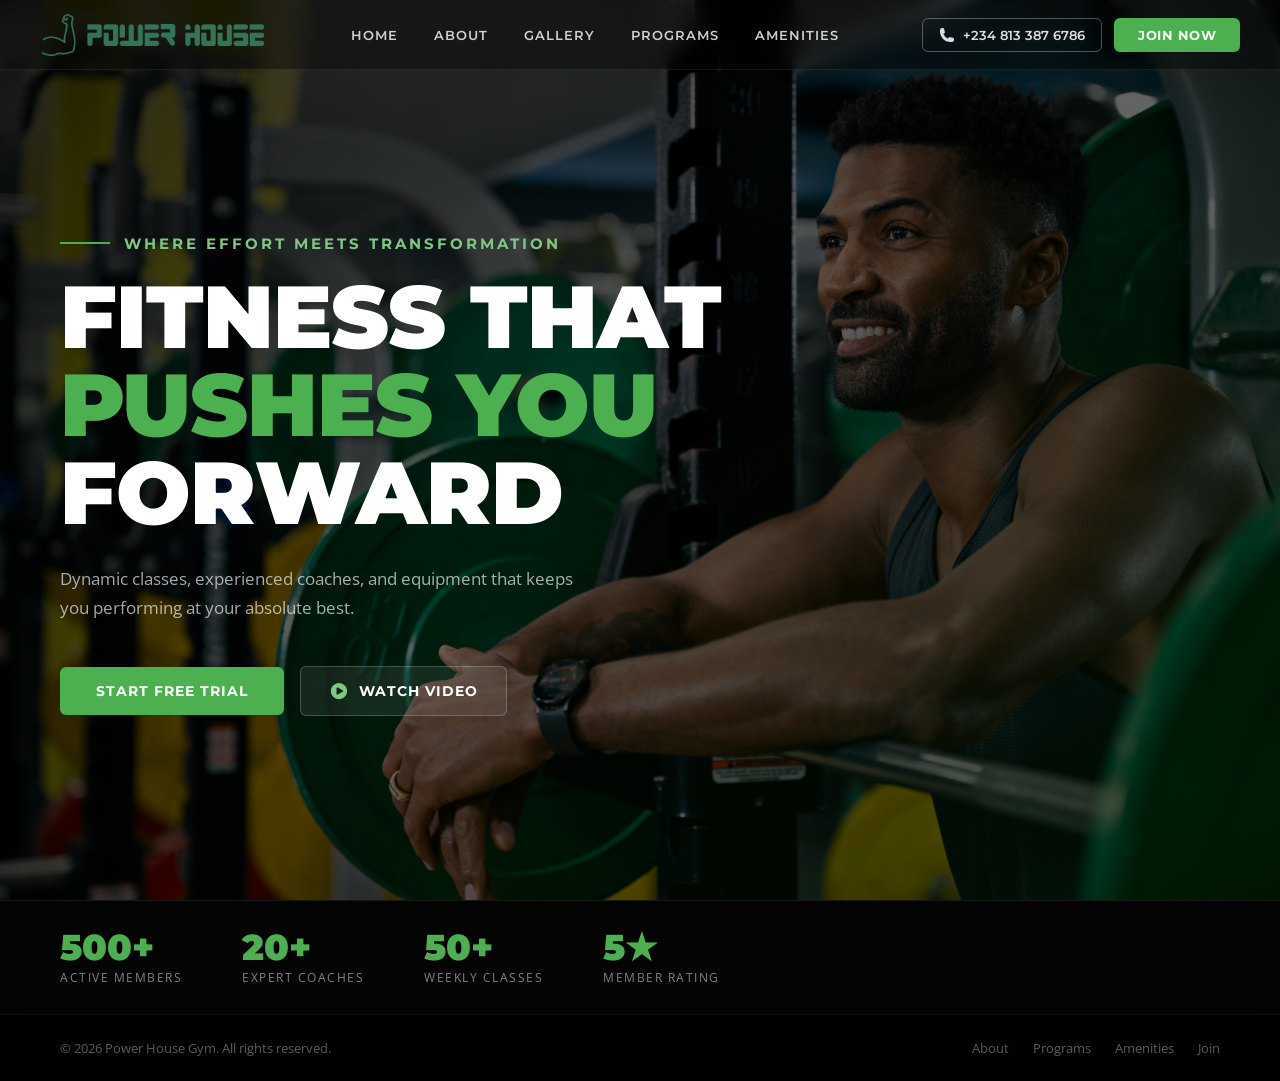
<file: index.html>
<!DOCTYPE html>
<html lang="en">
<head>
    <meta charset="UTF-8">
    <meta name="viewport" content="width=device-width, initial-scale=1.0">
    <title>Power House Gym</title>
    <link rel="preconnect" href="https://fonts.googleapis.com">
    <link rel="preconnect" href="https://fonts.gstatic.com" crossorigin>
    <link href="https://fonts.googleapis.com/css2?family=Montserrat:ital,wght@0,100..900;1,100..900&family=Open+Sans:ital,wght@0,300..800;1,300..800&display=swap" rel="stylesheet">
    <link rel="stylesheet" href="fir.css">
</head>
<body>

    <!-- Fixed background layer -->
    <div class="hero-bg" aria-hidden="true"></div>

    <!-- Header -->
    <header>
        <nav class="nav">
            <div class="logo">
                <img src="logo-dark-transparent.png" alt="Power House Gym">
            </div>

            <div class="links" id="navLinks">
                <a href="index.html">HOME</a>
                <a href="about.html">ABOUT</a>
                <a href="gallery.html">GALLERY</a>
                <a href="Program.html">PROGRAMS</a>
                <a href="Amenities.html">AMENITIES</a>
            </div>

            <div class="Login">
                <button class="tele" aria-label="Call us">
                    <svg class="svg1" xmlns="http://www.w3.org/2000/svg" viewBox="0 0 24 24" fill="currentColor">
                        <path fill-rule="evenodd" d="M1.5 4.5a3 3 0 0 1 3-3h1.372c.86 0 1.61.586 1.819 1.42l1.105 4.423a1.875 1.875 0 0 1-.694 1.955l-1.293.97c-.135.101-.164.249-.126.352a11.285 11.285 0 0 0 6.697 6.697c.103.038.25.009.352-.126l.97-1.293a1.875 1.875 0 0 1 1.955-.694l4.423 1.105c.834.209 1.42.959 1.42 1.82V19.5a3 3 0 0 1-3 3h-2.25C8.552 22.5 1.5 15.448 1.5 6.75V4.5Z" clip-rule="evenodd" />
                    </svg>
                    +234 813 387 6786
                </button>
                <a href="Login.html" class="btn-primary">Join Now</a>

                <!-- Hamburger (mobile only) -->
                <button class="hamburger" id="hamburger" aria-label="Toggle menu" aria-expanded="false">
                    <span></span>
                    <span></span>
                    <span></span>
                </button>
            </div>
        </nav>
    </header>

    <!-- Page wrapper keeps content above bg -->
    <div class="page-wrapper">

        <!-- Hero -->
        <section class="hero">
            <div class="intro">
                <h1>Where effort meets transformation</h1>
                <h2>Fitness that<span>pushes you</span>forward</h2>
                <h3>Dynamic classes, experienced coaches, and equipment that keeps you performing at your absolute best.</h3>
            </div>

            <div class="click">
                <a href="Program.html" class="btn-primary1">Start Free Trial</a>
                <a href="https://youtu.be/oxZETvJ7gRE?si=69vMDGCDpP9QTpr6" class="btn-watch" target="_blank" rel="noopener">
                    <svg class="svg" xmlns="http://www.w3.org/2000/svg" viewBox="0 0 24 24" fill="currentColor">
                        <path fill-rule="evenodd" d="M2.25 12c0-5.385 4.365-9.75 9.75-9.75s9.75 4.365 9.75 9.75-4.365 9.75-9.75 9.75S2.25 17.385 2.25 12Zm14.024-.983a1.125 1.125 0 0 1 0 1.966l-5.603 3.113A1.125 1.125 0 0 1 9 15.113V8.887c0-.857.921-1.4 1.671-.983l5.603 3.113Z" clip-rule="evenodd" />
                    </svg>
                    Watch Video
                </a>
            </div>
        </section>

        <!-- Stats bar -->
        <div class="stats-bar">
            <div class="stat">
                <div class="stat-number">500+</div>
                <div class="stat-label">Active Members</div>
            </div>
            <div class="stat">
                <div class="stat-number">20+</div>
                <div class="stat-label">Expert Coaches</div>
            </div>
            <div class="stat">
                <div class="stat-number">50+</div>
                <div class="stat-label">Weekly Classes</div>
            </div>
            <div class="stat">
                <div class="stat-number">5★</div>
                <div class="stat-label">Member Rating</div>
            </div>
        </div>

        <!-- Footer -->
        <footer>
            <p>&copy; 2026 Power House Gym. All rights reserved.</p>
            <div class="footer-links">
                <a href="about.html">About</a>
                <a href="Program.html">Programs</a>
                <a href="Amenities.html">Amenities</a>
                <a href="Login.html">Join</a>
            </div>
        </footer>

    </div>

    <script>
        const hamburger = document.getElementById('hamburger');
        const navLinks  = document.getElementById('navLinks');

        hamburger.addEventListener('click', function (e) {
            e.stopPropagation();
            const isOpen = navLinks.classList.toggle('open');
            hamburger.classList.toggle('open', isOpen);
            hamburger.setAttribute('aria-expanded', String(isOpen));
        });

        navLinks.querySelectorAll('a').forEach(function (link) {
            link.addEventListener('click', function () {
                navLinks.classList.remove('open');
                hamburger.classList.remove('open');
                hamburger.setAttribute('aria-expanded', 'false');
            });
        });

        document.addEventListener('click', function (e) {
            if (!navLinks.contains(e.target) && !hamburger.contains(e.target)) {
                navLinks.classList.remove('open');
                hamburger.classList.remove('open');
                hamburger.setAttribute('aria-expanded', 'false');
            }
        });
    </script>

</body>
</html>
</file>
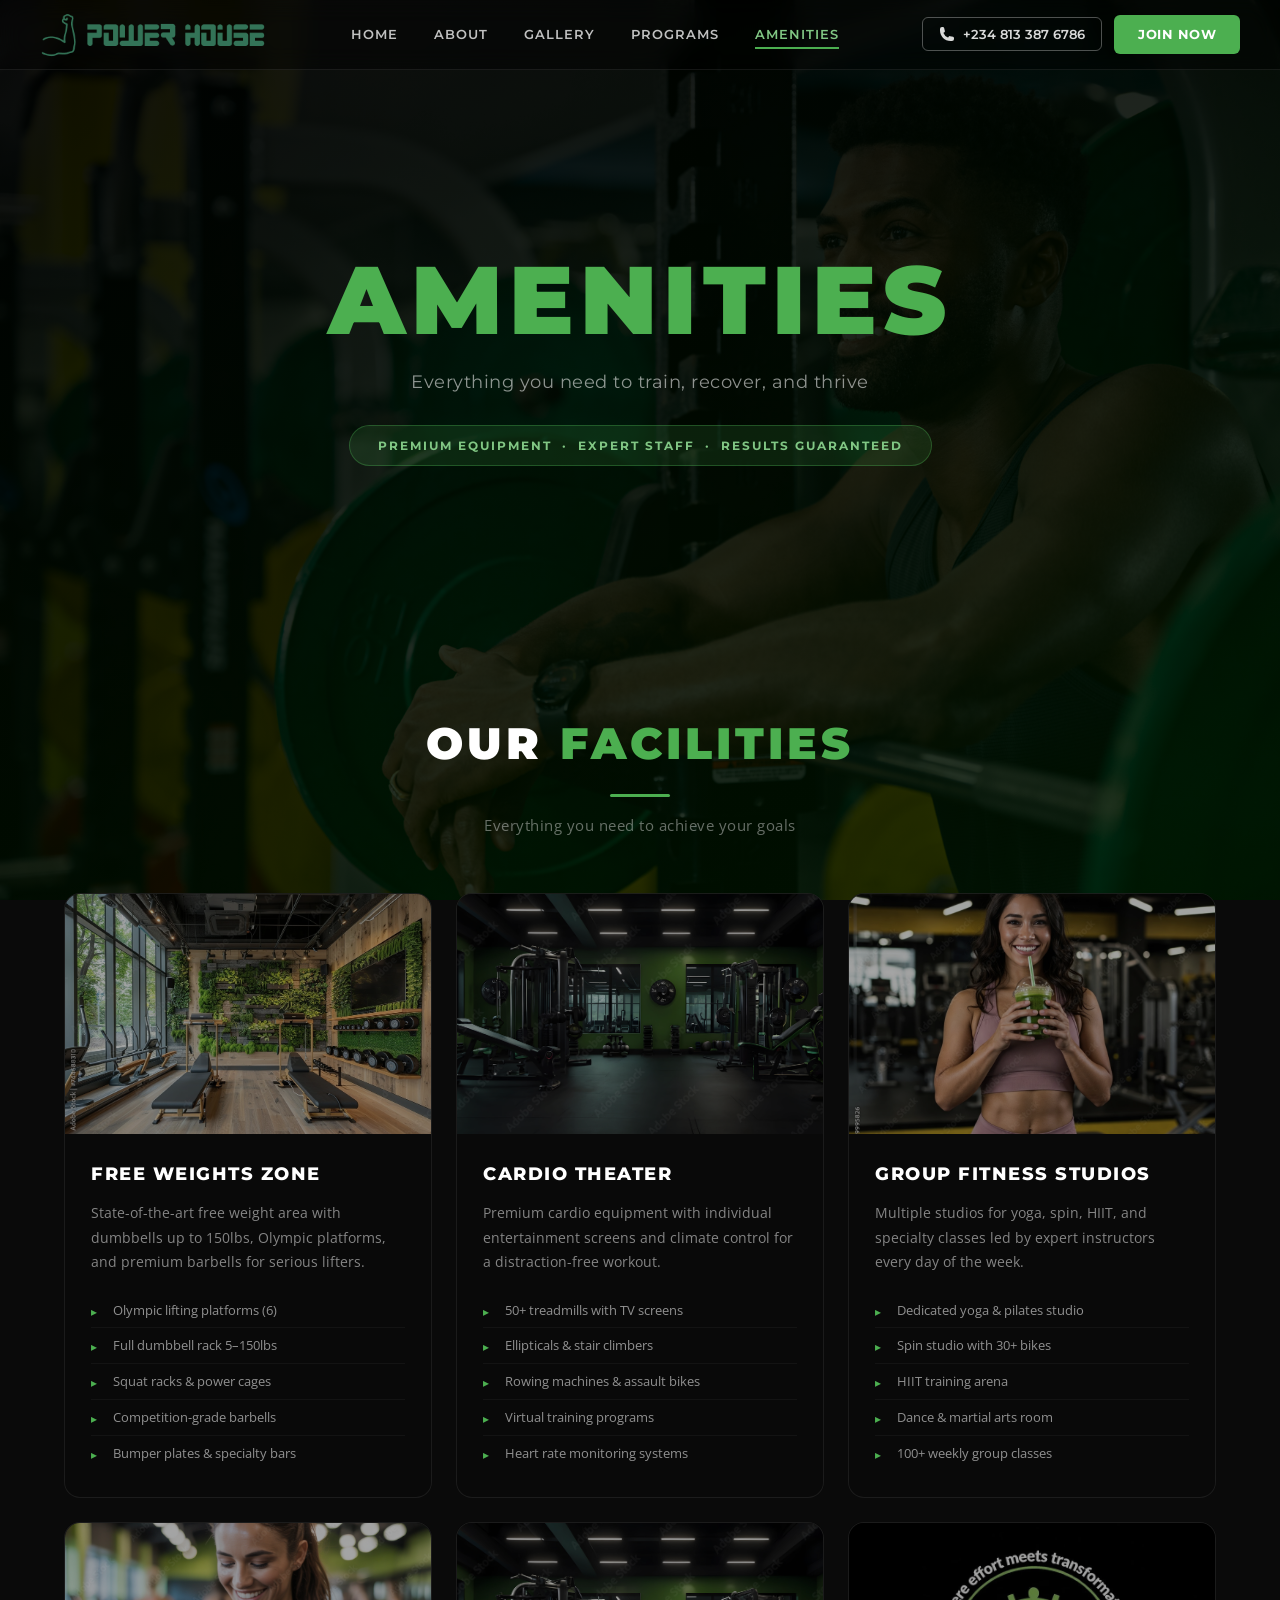
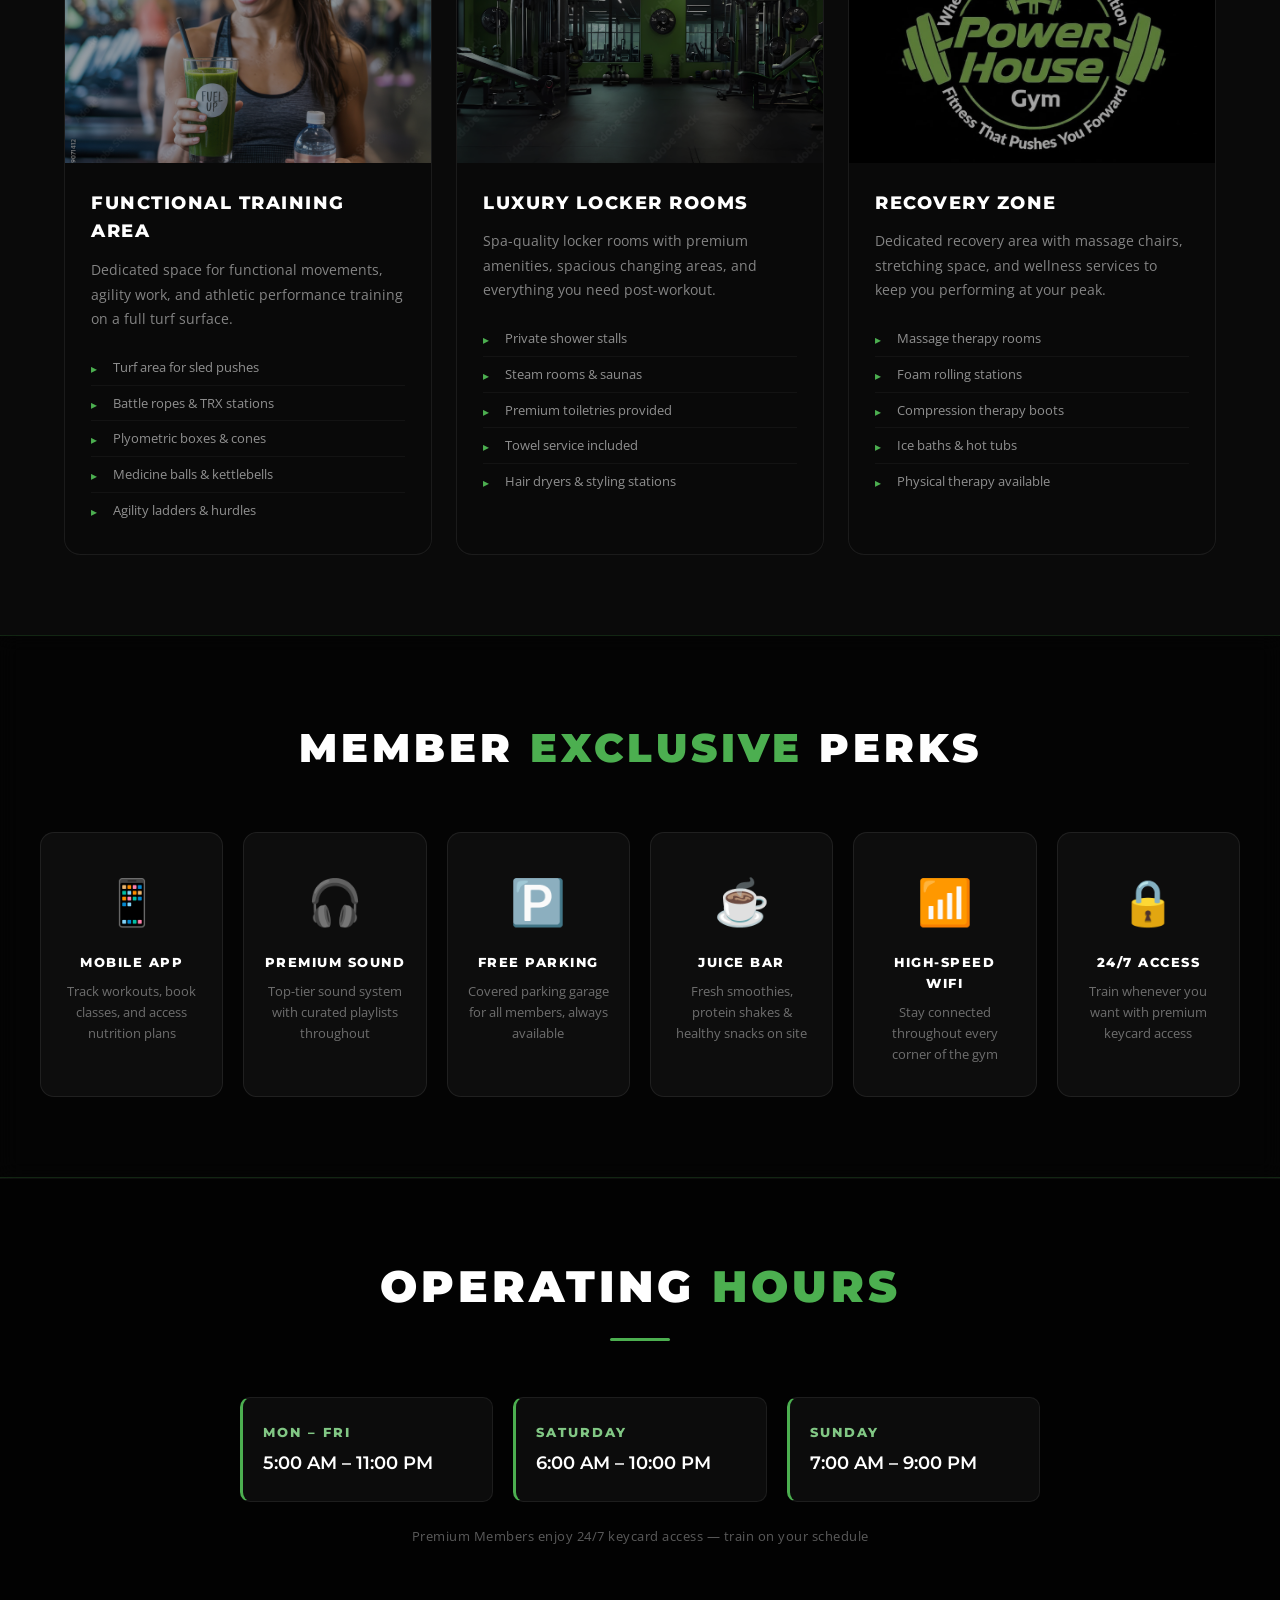
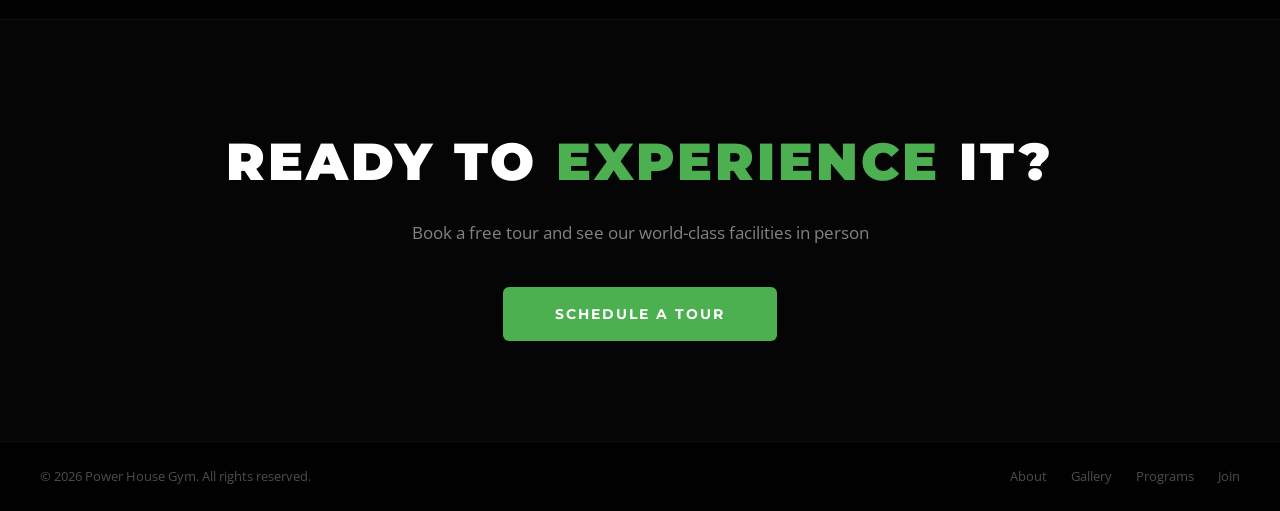
<file: Amenities.html>
<!DOCTYPE html>
<html lang="en">
<head>
    <meta charset="UTF-8">
    <meta name="viewport" content="width=device-width, initial-scale=1.0">
    <title>Amenities - Power House Gym</title>
    <link rel="preconnect" href="https://fonts.googleapis.com">
    <link rel="preconnect" href="https://fonts.gstatic.com" crossorigin>
    <link href="https://fonts.googleapis.com/css2?family=Montserrat:ital,wght@0,100..900;1,100..900&family=Open+Sans:ital,wght@0,300..800;1,300..800&display=swap" rel="stylesheet">
    <link rel="stylesheet" href="Amenities.css">
</head>
<body>

    <!-- Fixed background -->
    <div class="hero-bg" aria-hidden="true"></div>

    <!-- Header / Nav -->
    <header>
        <nav class="nav">
            <div class="logo">
                <img src="logo-dark-transparent.png" alt="Power House Gym">
            </div>
            <div class="links" id="navLinks">
                <a href="index.html">HOME</a>
                <a href="about.html">ABOUT</a>
                <a href="gallery.html">GALLERY</a>
                <a href="Program.html">PROGRAMS</a>
                <a href="Amenities.html" class="active">AMENITIES</a>
            </div>
            <div class="Login">
                <button class="tele" aria-label="Call us">
                    <svg class="svg1" xmlns="http://www.w3.org/2000/svg" viewBox="0 0 24 24" fill="currentColor">
                        <path fill-rule="evenodd" d="M1.5 4.5a3 3 0 0 1 3-3h1.372c.86 0 1.61.586 1.819 1.42l1.105 4.423a1.875 1.875 0 0 1-.694 1.955l-1.293.97c-.135.101-.164.249-.126.352a11.285 11.285 0 0 0 6.697 6.697c.103.038.25.009.352-.126l.97-1.293a1.875 1.875 0 0 1 1.955-.694l4.423 1.105c.834.209 1.42.959 1.42 1.82V19.5a3 3 0 0 1-3 3h-2.25C8.552 22.5 1.5 15.448 1.5 6.75V4.5Z" clip-rule="evenodd" />
                    </svg>
                    +234 813 387 6786
                </button>
                <a href="Login.html" class="nav-join">Join Now</a>
                <button class="hamburger" id="hamburger" aria-label="Toggle menu" aria-expanded="false">
                    <span></span><span></span><span></span>
                </button>
            </div>
        </nav>
    </header>

    <div class="page-wrapper">

        <!-- Hero -->
        <section class="hero">
            <div class="hero-content">
                <h1><span>Amenities</span></h1>
                <p>Everything you need to train, recover, and thrive</p>
                <div class="hero-badge">Premium Equipment &nbsp;·&nbsp; Expert Staff &nbsp;·&nbsp; Results Guaranteed</div>
            </div>
        </section>

        <!-- Facilities grid -->
        <div class="container">
            <div class="section-title">
                <h2>Our <span>Facilities</span></h2>
                <div class="title-line"></div>
                <p>Everything you need to achieve your goals</p>
            </div>

            <div class="amenities-grid">

                <div class="amenity-card">
                    <img src="1000_F_744688310_CeWKUkT0aheIzK7sxSti54yCeVkefh4T.jpg" alt="Free Weights Area" class="amenity-image" loading="lazy">
                    <div class="amenity-content">
                        <h3 class="amenity-title">Free Weights Zone</h3>
                        <p class="amenity-description">State-of-the-art free weight area with dumbbells up to 150lbs, Olympic platforms, and premium barbells for serious lifters.</p>
                        <ul class="amenity-features">
                            <li>Olympic lifting platforms (6)</li>
                            <li>Full dumbbell rack 5–150lbs</li>
                            <li>Squat racks & power cages</li>
                            <li>Competition-grade barbells</li>
                            <li>Bumper plates & specialty bars</li>
                        </ul>
                    </div>
                </div>

                <div class="amenity-card">
                    <img src="1000_F_891585995_P2Wt8a8p7owQtJp5w9CJgridoeB7WJwR.jpg" alt="Cardio Area" class="amenity-image" loading="lazy">
                    <div class="amenity-content">
                        <h3 class="amenity-title">Cardio Theater</h3>
                        <p class="amenity-description">Premium cardio equipment with individual entertainment screens and climate control for a distraction-free workout.</p>
                        <ul class="amenity-features">
                            <li>50+ treadmills with TV screens</li>
                            <li>Ellipticals & stair climbers</li>
                            <li>Rowing machines & assault bikes</li>
                            <li>Virtual training programs</li>
                            <li>Heart rate monitoring systems</li>
                        </ul>
                    </div>
                </div>

                <div class="amenity-card">
                    <img src="1000_F_1279995826_6vJuFSLrPvHpQNelwXqoFVWtTbcQ6WGk.jpg" alt="Group Fitness" class="amenity-image" loading="lazy">
                    <div class="amenity-content">
                        <h3 class="amenity-title">Group Fitness Studios</h3>
                        <p class="amenity-description">Multiple studios for yoga, spin, HIIT, and specialty classes led by expert instructors every day of the week.</p>
                        <ul class="amenity-features">
                            <li>Dedicated yoga & pilates studio</li>
                            <li>Spin studio with 30+ bikes</li>
                            <li>HIIT training arena</li>
                            <li>Dance & martial arts room</li>
                            <li>100+ weekly group classes</li>
                        </ul>
                    </div>
                </div>

                <div class="amenity-card">
                    <img src="1000_F_1729071412_47NUzkzQ0A4gkpOlgcCBkYqoIxn4d9of.jpg" alt="Functional Training" class="amenity-image" loading="lazy">
                    <div class="amenity-content">
                        <h3 class="amenity-title">Functional Training Area</h3>
                        <p class="amenity-description">Dedicated space for functional movements, agility work, and athletic performance training on a full turf surface.</p>
                        <ul class="amenity-features">
                            <li>Turf area for sled pushes</li>
                            <li>Battle ropes & TRX stations</li>
                            <li>Plyometric boxes & cones</li>
                            <li>Medicine balls & kettlebells</li>
                            <li>Agility ladders & hurdles</li>
                        </ul>
                    </div>
                </div>

                <div class="amenity-card">
                    <img src="1000_F_891585995_P2Wt8a8p7owQtJp5w9CJgridoeB7WJwR.jpg" alt="Locker Rooms" class="amenity-image" loading="lazy">
                    <div class="amenity-content">
                        <h3 class="amenity-title">Luxury Locker Rooms</h3>
                        <p class="amenity-description">Spa-quality locker rooms with premium amenities, spacious changing areas, and everything you need post-workout.</p>
                        <ul class="amenity-features">
                            <li>Private shower stalls</li>
                            <li>Steam rooms & saunas</li>
                            <li>Premium toiletries provided</li>
                            <li>Towel service included</li>
                            <li>Hair dryers & styling stations</li>
                        </ul>
                    </div>
                </div>

                <div class="amenity-card">
                    <img src="e1e176b9-df7c-4268-8b36-21927288b209.jpg" alt="Recovery Zone" class="amenity-image" loading="lazy">
                    <div class="amenity-content">
                        <h3 class="amenity-title">Recovery Zone</h3>
                        <p class="amenity-description">Dedicated recovery area with massage chairs, stretching space, and wellness services to keep you performing at your peak.</p>
                        <ul class="amenity-features">
                            <li>Massage therapy rooms</li>
                            <li>Foam rolling stations</li>
                            <li>Compression therapy boots</li>
                            <li>Ice baths & hot tubs</li>
                            <li>Physical therapy available</li>
                        </ul>
                    </div>
                </div>

            </div>
        </div>

        <!-- Premium perks -->
        <div class="premium-section">
            <div class="premium-content">
                <h2 class="premium-title">Member <span>Exclusive</span> Perks</h2>
                <div class="premium-grid">

                    <div class="premium-item">
                        <span class="premium-item-icon">📱</span>
                        <h3 class="premium-item-title">Mobile App</h3>
                        <p class="premium-item-text">Track workouts, book classes, and access nutrition plans</p>
                    </div>

                    <div class="premium-item">
                        <span class="premium-item-icon">🎧</span>
                        <h3 class="premium-item-title">Premium Sound</h3>
                        <p class="premium-item-text">Top-tier sound system with curated playlists throughout</p>
                    </div>

                    <div class="premium-item">
                        <span class="premium-item-icon">🅿️</span>
                        <h3 class="premium-item-title">Free Parking</h3>
                        <p class="premium-item-text">Covered parking garage for all members, always available</p>
                    </div>

                    <div class="premium-item">
                        <span class="premium-item-icon">☕</span>
                        <h3 class="premium-item-title">Juice Bar</h3>
                        <p class="premium-item-text">Fresh smoothies, protein shakes & healthy snacks on site</p>
                    </div>

                    <div class="premium-item">
                        <span class="premium-item-icon">📶</span>
                        <h3 class="premium-item-title">High-Speed WiFi</h3>
                        <p class="premium-item-text">Stay connected throughout every corner of the gym</p>
                    </div>

                    <div class="premium-item">
                        <span class="premium-item-icon">🔒</span>
                        <h3 class="premium-item-title">24/7 Access</h3>
                        <p class="premium-item-text">Train whenever you want with premium keycard access</p>
                    </div>

                </div>
            </div>
        </div>

        <!-- Hours -->
        <div class="hours-section">
            <div class="section-title">
                <h2>Operating <span>Hours</span></h2>
                <div class="title-line"></div>
            </div>
            <div class="hours-grid">
                <div class="hours-day">
                    <div class="day-name">Mon – Fri</div>
                    <div class="day-time">5:00 AM – 11:00 PM</div>
                </div>
                <div class="hours-day">
                    <div class="day-name">Saturday</div>
                    <div class="day-time">6:00 AM – 10:00 PM</div>
                </div>
                <div class="hours-day">
                    <div class="day-name">Sunday</div>
                    <div class="day-time">7:00 AM – 9:00 PM</div>
                </div>
            </div>
            <p class="hours-note">Premium Members enjoy 24/7 keycard access — train on your schedule</p>
        </div>

        <!-- CTA -->
        <div class="cta-section">
            <h2 class="cta-title">Ready to <span>Experience</span> It?</h2>
            <p class="cta-text">Book a free tour and see our world-class facilities in person</p>
            <a href="Login.html" class="cta-button">Schedule A Tour</a>
        </div>

        <!-- Footer -->
        <footer>
            <p>&copy; 2026 Power House Gym. All rights reserved.</p>
            <div class="footer-links">
                <a href="about.html">About</a>
                <a href="gallery.html">Gallery</a>
                <a href="Program.html">Programs</a>
                <a href="Login.html">Join</a>
            </div>
        </footer>

    </div>

    <script>
        /* ── Scroll-in animation for amenity cards ── */
        const observer = new IntersectionObserver(function (entries) {
            entries.forEach(function (entry) {
                if (entry.isIntersecting) {
                    entry.target.style.opacity = '1';
                    entry.target.style.transform = 'translateY(0)';
                    observer.unobserve(entry.target);
                }
            });
        }, { threshold: 0.1, rootMargin: '0px 0px -60px 0px' });

        document.querySelectorAll('.amenity-card').forEach(function (card) {
            card.style.opacity = '0';
            card.style.transform = 'translateY(28px)';
            card.style.transition = 'opacity 0.6s ease, transform 0.6s ease';
            observer.observe(card);
        });

        /* ── Hamburger ── */
        const hamburger = document.getElementById('hamburger');
        const navLinks  = document.getElementById('navLinks');

        hamburger.addEventListener('click', function (e) {
            e.stopPropagation();
            const isOpen = navLinks.classList.toggle('open');
            hamburger.classList.toggle('open', isOpen);
            hamburger.setAttribute('aria-expanded', String(isOpen));
        });

        navLinks.querySelectorAll('a').forEach(function (link) {
            link.addEventListener('click', function () {
                navLinks.classList.remove('open');
                hamburger.classList.remove('open');
                hamburger.setAttribute('aria-expanded', 'false');
            });
        });

        document.addEventListener('click', function (e) {
            if (!navLinks.contains(e.target) && !hamburger.contains(e.target)) {
                navLinks.classList.remove('open');
                hamburger.classList.remove('open');
                hamburger.setAttribute('aria-expanded', 'false');
            }
        });
    </script>

</body>
</html>
</file>
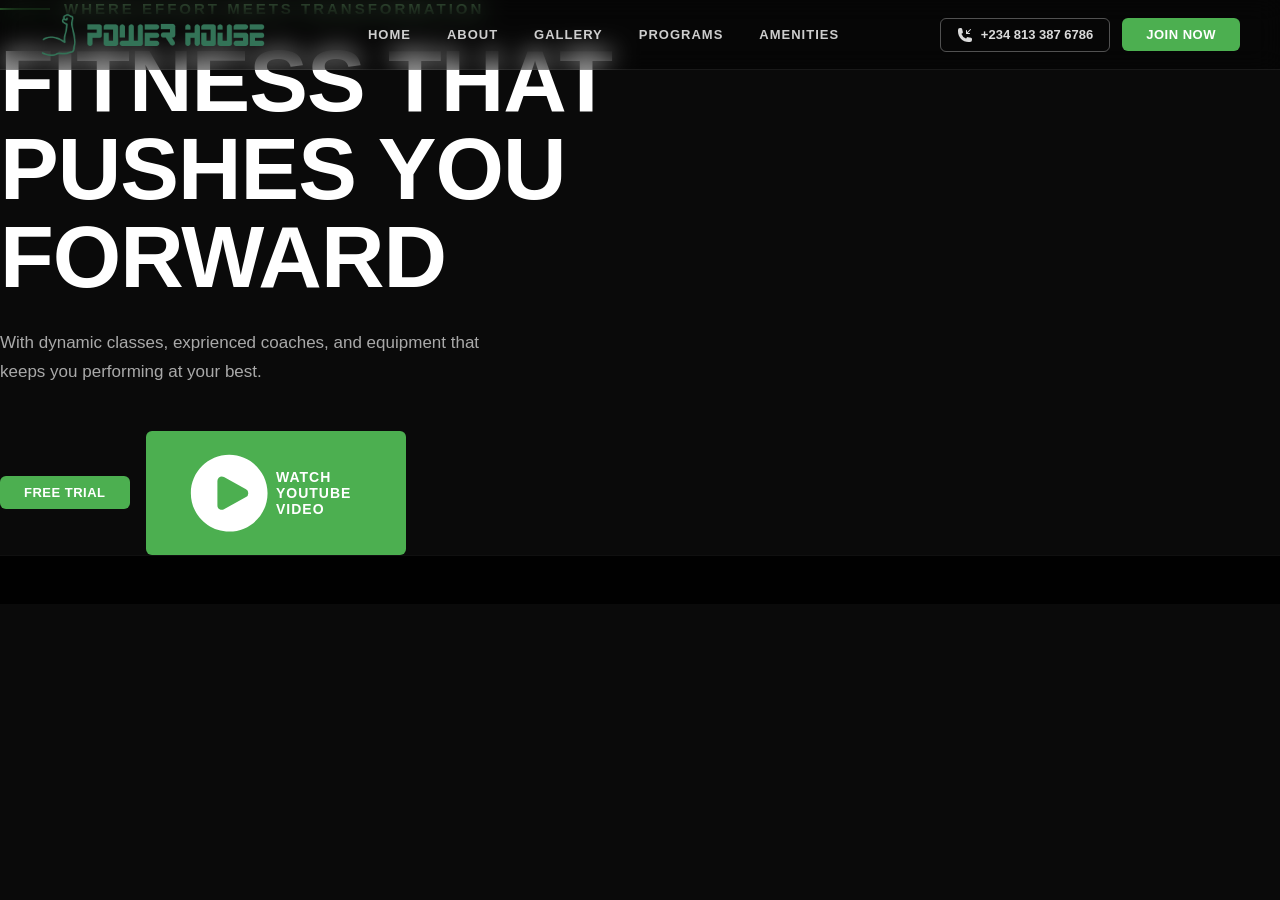
<file: fir.html>
<!DOCTYPE html>
<html lang="en">
    <head> 
        <meta charset="UTF-8">
        <meta name="viewport" content="width=device-width, initial-scale=1.0">
        <title>Fir.net</title>
        <link rel="stylesheet" href="fir.css">
   </head>
    <body>
        <header>
            <nav class="nav">
                <div class="logo"><img src = "logo-dark-transparent.png" alt="Logo"></div>
                <div class="links">
                    <a href="fir.html">HOME</a>
                    <a href="about.html">ABOUT</a>
                    <a href="gallery.html">GALLERY</a>
                    <a href="Program.html">PROGRAMS</a>
                    <a href="Amenities.html">AMENITIES</a>
                </div>
                <div class="Login">
                <button class="tele"><svg class="svg1" xmlns="http://www.w3.org/2000/svg" viewBox="0 0 24 24" fill="currentColor" class="size-6">
  <path fill-rule="evenodd" d="M19.5 9.75a.75.75 0 0 1-.75.75h-4.5a.75.75 0 0 1-.75-.75v-4.5a.75.75 0 0 1 1.5 0v2.69l4.72-4.72a.75.75 0 1 1 1.06 1.06L16.06 9h2.69a.75.75 0 0 1 .75.75Z" clip-rule="evenodd" />
  <path fill-rule="evenodd" d="M1.5 4.5a3 3 0 0 1 3-3h1.372c.86 0 1.61.586 1.819 1.42l1.105 4.423a1.875 1.875 0 0 1-.694 1.955l-1.293.97c-.135.101-.164.249-.126.352a11.285 11.285 0 0 0 6.697 6.697c.103.038.25.009.352-.126l.97-1.293a1.875 1.875 0 0 1 1.955-.694l4.423 1.105c.834.209 1.42.959 1.42 1.82V19.5a3 3 0 0 1-3 3h-2.25C8.552 22.5 1.5 15.448 1.5 6.75V4.5Z" clip-rule="evenodd" />
</svg>
+234 813 387 6786
               </button>
                <a href="Login.html" class="btn-primary">Join Now</a>
                </div>
            </nav>
        </header>

        <div class="intro">
            <h1>Where effort meets transformation</h1>
            <h2>Fitness that pushes you forward</h2>
            <h3>With dynamic classes, exprienced coaches, and equipment that keeps you performing at your best.</h3>
        </div>

        <div class="click">
            <a href="Program.html" class="btn-primary">Free Trial</a>
            <a class="btn-primary1" href="https://youtu.be/oxZETvJ7gRE?si=69vMDGCDpP9QTpr6"><svg class="svg" xmlns="http://www.w3.org/2000/svg" viewBox="0 0 24 24" fill="currentColor" class="size-6">
  <path fill-rule="evenodd" d="M2.25 12c0-5.385 4.365-9.75 9.75-9.75s9.75 4.365 9.75 9.75-4.365 9.75-9.75 9.75S2.25 17.385 2.25 12Zm14.024-.983a1.125 1.125 0 0 1 0 1.966l-5.603 3.113A1.125 1.125 0 0 1 9 15.113V8.887c0-.857.921-1.4 1.671-.983l5.603 3.113Z" clip-rule="evenodd" />
</svg>Watch Youtube Video</a>
        </div>

        
        
        
        <footer></footer>
    </body>
</html>
</file>
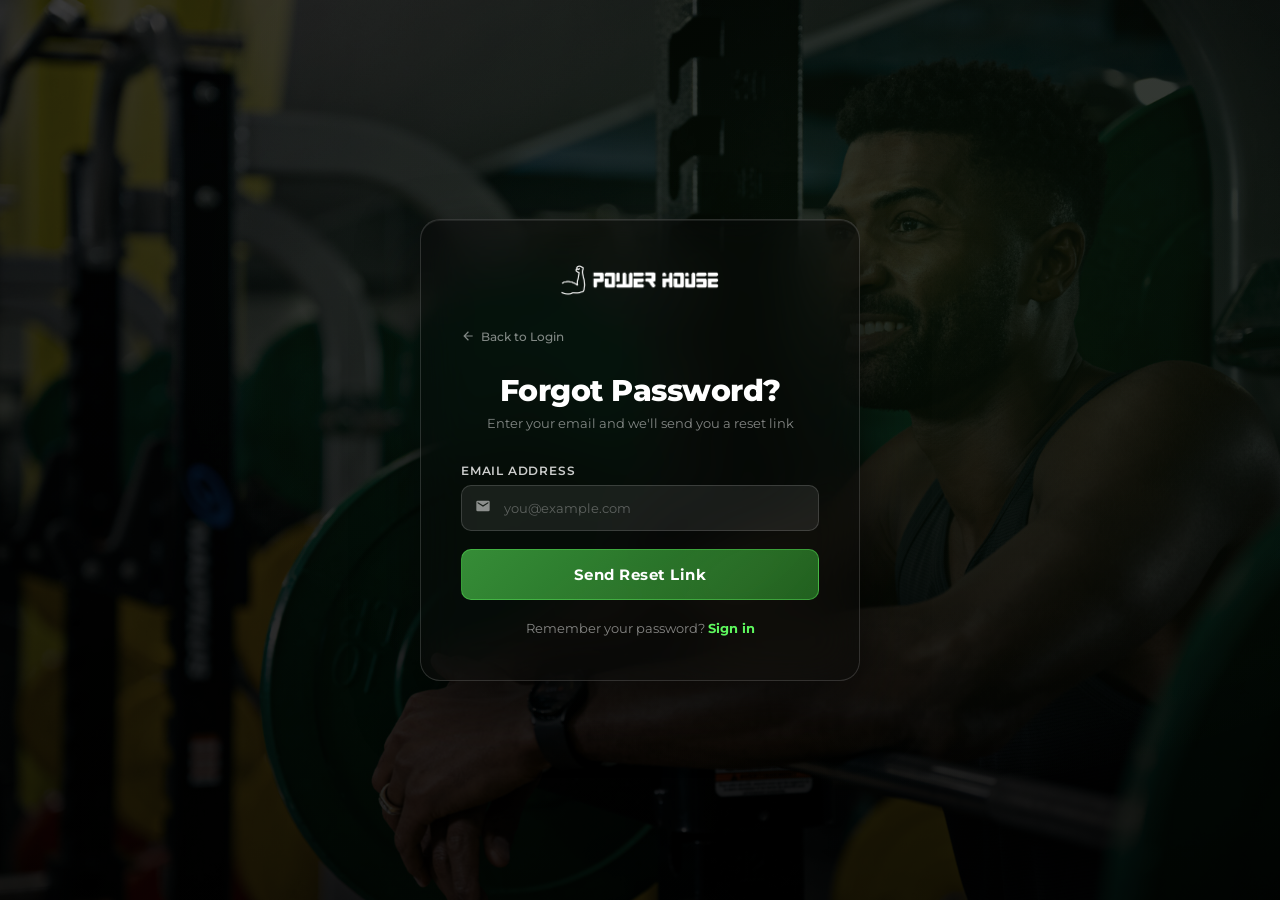
<file: forgot-password.html>
<!DOCTYPE html>
<html lang="en">
<head>
  <meta charset="UTF-8">
  <meta name="viewport" content="width=device-width, initial-scale=1.0">
  <title>YouFit — Reset Password</title>
  <link rel="stylesheet" href="style.css">
</head>
<body>

  <div class="card">

    <!-- Logo -->
    <div class="logo-wrap">
      <img src="logo-dark-transparent.png" alt="YouFit Logo"
           onerror="this.style.display='none'; document.getElementById('logo-text').style.display='block'">
      <div id="logo-text" style="display:none; font-size:28px; font-weight:800; color:#5ef75e; letter-spacing:-1px;">YOU<span style="color:#fff;">FIT</span></div>
    </div>

    <!-- Step 1: Request email -->
    <div id="step-request">
      <a href="Login.html" class="back-link">
        <svg xmlns="http://www.w3.org/2000/svg" width="14" height="14" fill="currentColor" viewBox="0 0 24 24">
          <path d="M20 11H7.83l5.59-5.59L12 4l-8 8 8 8 1.41-1.41L7.83 13H20v-2z"/>
        </svg>
        Back to Login
      </a>

      <h1 class="page-title">Forgot Password?</h1>
      <p class="page-subtitle">Enter your email and we'll send you a reset link</p>

      <form id="forgot-form" novalidate>
        <div class="form-group">
          <label for="email">Email Address</label>
          <div class="input-wrap">
            <input type="email" id="email" name="email" placeholder="you@example.com" autocomplete="email">
            <span class="input-icon">
              <svg xmlns="http://www.w3.org/2000/svg" width="16" height="16" fill="currentColor" viewBox="0 0 24 24">
                <path d="M20 4H4a2 2 0 0 0-2 2v12a2 2 0 0 0 2 2h16a2 2 0 0 0 2-2V6a2 2 0 0 0-2-2zm0 4-8 5-8-5V6l8 5 8-5v2z"/>
              </svg>
            </span>
          </div>
          <span class="error-msg" id="email-error">Please enter a valid email address.</span>
        </div>

        <button type="submit" class="btn-primary" id="submit-btn">
          <span class="btn-text">Send Reset Link</span>
          <div class="spinner"></div>
        </button>
      </form>

      <p class="footer-text" style="margin-top:20px">
        Remember your password? <a href="Login.html">Sign in</a>
      </p>
    </div>

    <!-- Step 2: OTP / Code verify -->
    <div id="step-otp" style="display:none">
      <h1 class="page-title">Check Your Email</h1>
      <p class="page-subtitle" id="sent-to-msg">We sent a 6-digit code to your@email.com</p>

      <form id="otp-form" novalidate>
        <div class="form-group" style="animation-delay:0.2s">
          <label>Verification Code</label>
          <div class="otp-row" id="otp-row" style="display:flex; gap:8px; justify-content:space-between;">
            <input class="otp-cell" type="text" maxlength="1" inputmode="numeric" pattern="[0-9]*">
            <input class="otp-cell" type="text" maxlength="1" inputmode="numeric" pattern="[0-9]*">
            <input class="otp-cell" type="text" maxlength="1" inputmode="numeric" pattern="[0-9]*">
            <input class="otp-cell" type="text" maxlength="1" inputmode="numeric" pattern="[0-9]*">
            <input class="otp-cell" type="text" maxlength="1" inputmode="numeric" pattern="[0-9]*">
            <input class="otp-cell" type="text" maxlength="1" inputmode="numeric" pattern="[0-9]*">
          </div>
          <span class="error-msg" id="otp-error">Please enter the 6-digit code.</span>
        </div>

        <div style="text-align:center; margin-bottom:24px; animation: fadeUp 0.5s 0.3s ease both; opacity:0; animation-fill-mode:both;">
          <span style="font-size:13px; color:rgba(255,255,255,0.5);">Didn't receive it? </span>
          <button type="button" id="resend-btn" style="background:none; border:none; color:#5ef75e; font-size:13px; font-weight:700; cursor:pointer; font-family:inherit;" onclick="startResendTimer()">Resend</button>
          <span id="resend-timer" style="font-size:12px; color:rgba(255,255,255,0.4); display:none;"></span>
        </div>

        <button type="submit" class="btn-primary" id="otp-submit">
          <span class="btn-text">Verify Code</span>
          <div class="spinner"></div>
        </button>
      </form>

      <p class="footer-text" style="margin-top:16px">
        <a href="#" onclick="goBack()">← Use a different email</a>
      </p>
    </div>

    <!-- Step 3: New password -->
    <div id="step-newpw" style="display:none">
      <h1 class="page-title">New Password</h1>
      <p class="page-subtitle">Choose a strong password for your account</p>

      <form id="newpw-form" novalidate>

        <div class="form-group">
          <label for="new-password">New Password</label>
          <div class="input-wrap">
            <input type="password" id="new-password" placeholder="Create a strong password" autocomplete="new-password">
            <span class="input-icon">
              <svg xmlns="http://www.w3.org/2000/svg" width="16" height="16" fill="currentColor" viewBox="0 0 24 24">
                <path d="M18 8h-1V6A5 5 0 0 0 7 6v2H6a2 2 0 0 0-2 2v10a2 2 0 0 0 2 2h12a2 2 0 0 0 2-2V10a2 2 0 0 0-2-2zm-6 9a2 2 0 1 1 0-4 2 2 0 0 1 0 4zm3-9H9V6a3 3 0 0 1 6 0v2z"/>
              </svg>
            </span>
            <button type="button" class="eye-toggle" id="toggle-new" aria-label="Show password">
              <svg id="eye-new" xmlns="http://www.w3.org/2000/svg" width="16" height="16" fill="currentColor" viewBox="0 0 24 24">
                <path d="M12 5C7 5 2.73 8.11 1 12c1.73 3.89 6 7 11 7s9.27-3.11 11-7c-1.73-3.89-6-7-11-7zm0 12a5 5 0 1 1 0-10 5 5 0 0 1 0 10zm0-8a3 3 0 1 0 0 6 3 3 0 0 0 0-6z"/>
              </svg>
            </button>
          </div>
          <span class="error-msg" id="newpw-error">Password must be at least 8 characters.</span>
          <div class="strength-wrap" id="strength-wrap" style="display:none; margin-top:8px;">
            <div class="strength-bars">
              <div class="strength-bar" id="bar1"></div>
              <div class="strength-bar" id="bar2"></div>
              <div class="strength-bar" id="bar3"></div>
              <div class="strength-bar" id="bar4"></div>
            </div>
            <span class="strength-label" id="strength-label">Too weak</span>
          </div>
        </div>

        <div class="form-group">
          <label for="confirm-password">Confirm Password</label>
          <div class="input-wrap">
            <input type="password" id="confirm-password" placeholder="Re-enter your password" autocomplete="new-password">
            <span class="input-icon">
              <svg xmlns="http://www.w3.org/2000/svg" width="16" height="16" fill="currentColor" viewBox="0 0 24 24">
                <path d="M18 8h-1V6A5 5 0 0 0 7 6v2H6a2 2 0 0 0-2 2v10a2 2 0 0 0 2 2h12a2 2 0 0 0 2-2V10a2 2 0 0 0-2-2zm-6 9a2 2 0 1 1 0-4 2 2 0 0 1 0 4zm3-9H9V6a3 3 0 0 1 6 0v2z"/>
              </svg>
            </span>
          </div>
          <span class="error-msg" id="confirm-error">Passwords do not match.</span>
        </div>

        <button type="submit" class="btn-primary" id="newpw-submit">
          <span class="btn-text">Reset Password</span>
          <div class="spinner"></div>
        </button>
      </form>
    </div>

    <!-- Step 4: Success -->
    <div id="step-done" style="display:none">
      <div class="success-box">
        <div class="success-icon">✓</div>
        <h1 class="page-title">Password Reset!</h1>
        <p class="page-subtitle" style="margin-bottom:32px">Your password has been updated successfully. You can now log in with your new password.</p>
        <a href="Login.html" class="btn-primary" style="text-decoration:none; display:block; padding:15px; text-align:center;">
          Back to Login
        </a>
      </div>
    </div>

  </div>

  <div class="toast" id="toast"></div>

  <style>
    .otp-cell {
      width: 46px !important;
      height: 52px;
      text-align: center;
      font-size: 22px !important;
      font-weight: 700;
      padding: 0 !important;
      border-radius: 10px !important;
      margin-bottom: 0 !important;
      caret-color: #5ef75e;
    }

    @media (max-width: 400px) {
      .otp-cell { width: 40px !important; height: 46px; font-size: 18px !important; }
    }
  </style>

  <script>
    // ── Toast ───────────────────────────────────────────────────────
    function showToast(msg, type = '') {
      const t = document.getElementById('toast');
      t.textContent = msg;
      t.className = 'toast ' + type;
      t.classList.add('show');
      setTimeout(() => t.classList.remove('show'), 3500);
    }

    function show(id) {
      ['step-request','step-otp','step-newpw','step-done'].forEach(s => {
        document.getElementById(s).style.display = 'none';
      });
      const el = document.getElementById(id);
      el.style.display = 'block';
      el.style.animation = 'cardIn 0.4s ease both';
    }

    function goBack() { show('step-request'); }

    // ── Step 1: Email request ───────────────────────────────────────
    document.getElementById('forgot-form').addEventListener('submit', async function(e) {
      e.preventDefault();
      const email = document.getElementById('email').value.trim();
      const errEl = document.getElementById('email-error');

      if (!/^[^\s@]+@[^\s@]+\.[^\s@]+$/.test(email)) {
        document.getElementById('email').classList.add('invalid');
        errEl.classList.add('visible');
        return;
      }
      document.getElementById('email').classList.remove('invalid');
      document.getElementById('email').classList.add('valid');
      errEl.classList.remove('visible');

      const btn = document.getElementById('submit-btn');
      btn.classList.add('loading');
      await new Promise(r => setTimeout(r, 1800));
      btn.classList.remove('loading');

      document.getElementById('sent-to-msg').textContent = `We sent a 6-digit code to ${email}`;
      show('step-otp');
      startResendTimer();
      document.querySelector('.otp-cell').focus();
    });

    // ── OTP cells ───────────────────────────────────────────────────
    const cells = document.querySelectorAll('.otp-cell');

    cells.forEach((cell, i) => {
      cell.addEventListener('input', function() {
        this.value = this.value.replace(/[^0-9]/g, '');
        if (this.value && i < cells.length - 1) cells[i + 1].focus();
      });

      cell.addEventListener('keydown', function(e) {
        if (e.key === 'Backspace' && !this.value && i > 0) cells[i - 1].focus();
        if (e.key === 'ArrowLeft'  && i > 0) cells[i - 1].focus();
        if (e.key === 'ArrowRight' && i < cells.length - 1) cells[i + 1].focus();
      });

      cell.addEventListener('paste', function(e) {
        e.preventDefault();
        const paste = (e.clipboardData || window.clipboardData).getData('text').replace(/\D/g,'').slice(0,6);
        paste.split('').forEach((ch, j) => { if (cells[i+j]) cells[i+j].value = ch; });
        const next = Math.min(i + paste.length, cells.length - 1);
        cells[next].focus();
      });
    });

    // ── Resend timer ────────────────────────────────────────────────
    let timerInterval;

    function startResendTimer() {
      const btn   = document.getElementById('resend-btn');
      const timer = document.getElementById('resend-timer');
      let secs = 60;
      btn.style.display = 'none';
      timer.style.display = 'inline';
      timer.textContent = `Resend in ${secs}s`;

      clearInterval(timerInterval);
      timerInterval = setInterval(() => {
        secs--;
        timer.textContent = `Resend in ${secs}s`;
        if (secs <= 0) {
          clearInterval(timerInterval);
          timer.style.display = 'none';
          btn.style.display = 'inline';
        }
      }, 1000);
    }

    // ── Step 2: OTP verify ──────────────────────────────────────────
    document.getElementById('otp-form').addEventListener('submit', async function(e) {
      e.preventDefault();
      const code = Array.from(cells).map(c => c.value).join('');
      if (code.length < 6) {
        document.getElementById('otp-error').classList.add('visible');
        showToast('Please enter all 6 digits.', 'error');
        return;
      }
      document.getElementById('otp-error').classList.remove('visible');

      const btn = document.getElementById('otp-submit');
      btn.classList.add('loading');
      await new Promise(r => setTimeout(r, 1600));
      btn.classList.remove('loading');

      show('step-newpw');
      document.getElementById('new-password').focus();
    });

    // ── Eye toggle ──────────────────────────────────────────────────
    const eyeOpen   = `<path d="M12 5C7 5 2.73 8.11 1 12c1.73 3.89 6 7 11 7s9.27-3.11 11-7c-1.73-3.89-6-7-11-7zm0 12a5 5 0 1 1 0-10 5 5 0 0 1 0 10zm0-8a3 3 0 1 0 0 6 3 3 0 0 0 0-6z"/>`;
    const eyeClosed = `<path d="M17.94 17.94A10.07 10.07 0 0 1 12 20c-5 0-9.27-3.11-11-7a10.08 10.08 0 0 1 2.26-3.47M9.9 4.24A9.12 9.12 0 0 1 12 4c5 0 9.27 3.11 11 7a10.12 10.12 0 0 1-1.67 2.68M1 1l22 22M6.34 6.34A7 7 0 0 0 12 19a7 7 0 0 0 5.66-12.66"/>`;

    document.getElementById('toggle-new').addEventListener('click', function() {
      const inp = document.getElementById('new-password');
      inp.type = inp.type === 'password' ? 'text' : 'password';
      document.getElementById('eye-new').innerHTML = inp.type === 'text' ? eyeClosed : eyeOpen;
    });

    // ── Strength meter ──────────────────────────────────────────────
    document.getElementById('new-password').addEventListener('input', function() {
      const v = this.value;
      const levels = [
        { label:'Too weak',  cls:'weak',   bars:1 },
        { label:'Fair',      cls:'fair',   bars:2 },
        { label:'Good',      cls:'good',   bars:3 },
        { label:'Strong 💪', cls:'strong', bars:4 },
      ];
      const score = [v.length>=8, /[A-Z]/.test(v), /\d/.test(v), /[^A-Za-z0-9]/.test(v)].filter(Boolean).length;
      const wrap  = document.getElementById('strength-wrap');
      wrap.style.display = v ? 'block' : 'none';
      if (!v) return;
      const lvl = levels[Math.max(0, score-1)];
      document.querySelectorAll('.strength-bar').forEach((b,i) => {
        b.className = 'strength-bar';
        if (i < lvl.bars) b.classList.add(lvl.cls);
      });
      document.getElementById('strength-label').textContent = lvl.label;
    });

    // ── Step 3: New password ────────────────────────────────────────
    document.getElementById('newpw-form').addEventListener('submit', async function(e) {
      e.preventDefault();
      const pw  = document.getElementById('new-password').value;
      const cpw = document.getElementById('confirm-password').value;
      let ok = true;

      if (pw.length < 8) {
        document.getElementById('new-password').classList.add('invalid');
        document.getElementById('newpw-error').classList.add('visible');
        ok = false;
      } else {
        document.getElementById('new-password').classList.remove('invalid');
        document.getElementById('newpw-error').classList.remove('visible');
      }

      if (pw !== cpw) {
        document.getElementById('confirm-password').classList.add('invalid');
        document.getElementById('confirm-error').classList.add('visible');
        ok = false;
      } else {
        document.getElementById('confirm-password').classList.remove('invalid');
        document.getElementById('confirm-error').classList.remove('visible');
      }

      if (!ok) return;

      const btn = document.getElementById('newpw-submit');
      btn.classList.add('loading');
      await new Promise(r => setTimeout(r, 1800));
      btn.classList.remove('loading');

      show('step-done');
    });
  </script>

</body>
</html>
</file>
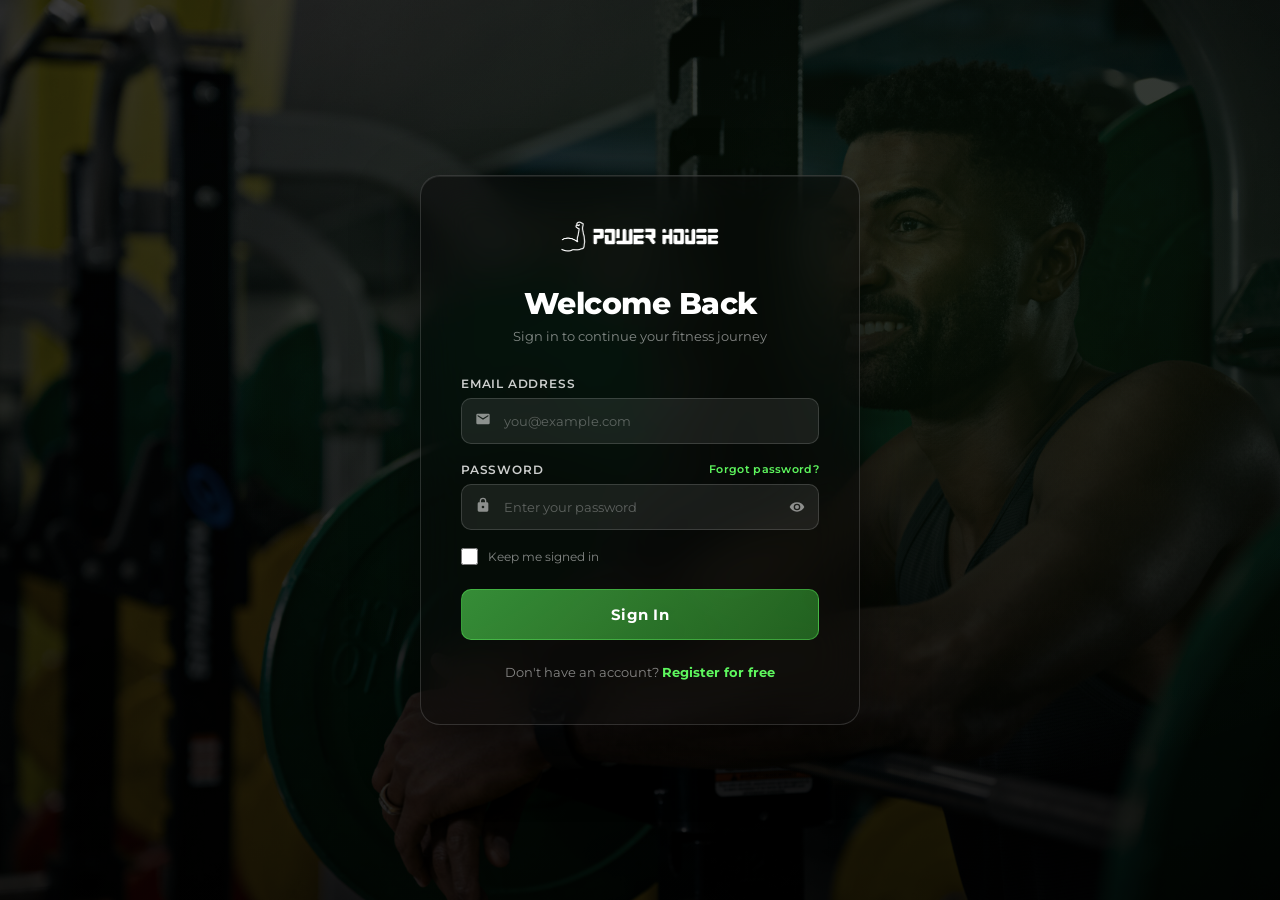
<file: Login.html>
<!DOCTYPE html>
<html lang="en">
<head>
  <meta charset="UTF-8">
  <meta name="viewport" content="width=device-width, initial-scale=1.0">
  <title>Fir Net — Login</title>
  <link rel="stylesheet" href="style.css">
</head>
<body>

  <div class="card">

    <!-- Logo -->
    <div class="logo-wrap">
      <img src="logo-dark-transparent.png" alt="YouFit Logo"
           onerror="this.style.display='none'; document.getElementById('logo-text').style.display='block'">
      <div id="logo-text" style="display:none; font-size:28px; font-weight:800; color:#5ef75e; letter-spacing:-1px;">YOU<span style="color:#fff;">FIT</span></div>
    </div>

    <h1 class="page-title">Welcome Back</h1>
    <p class="page-subtitle">Sign in to continue your fitness journey</p>

    <form id="login-form" novalidate>

      <!-- Email -->
      <div class="form-group">
        <label for="email">Email Address</label>
        <div class="input-wrap">
          <input type="email" id="email" name="email" placeholder="you@example.com" autocomplete="email">
          <span class="input-icon">
            <svg xmlns="http://www.w3.org/2000/svg" width="16" height="16" fill="currentColor" viewBox="0 0 24 24">
              <path d="M20 4H4a2 2 0 0 0-2 2v12a2 2 0 0 0 2 2h16a2 2 0 0 0 2-2V6a2 2 0 0 0-2-2zm0 4-8 5-8-5V6l8 5 8-5v2z"/>
            </svg>
          </span>
        </div>
        <span class="error-msg" id="email-error">Please enter a valid email address.</span>
      </div>

      <!-- Password -->
      <div class="form-group">
        <div class="label-row">
          <label for="password">Password</label>
          <a href="forgot-password.html" class="forgot-link">Forgot password?</a>
        </div>
        <div class="input-wrap">
          <input type="password" id="password" name="password" placeholder="Enter your password" autocomplete="current-password">
          <span class="input-icon">
            <svg xmlns="http://www.w3.org/2000/svg" width="16" height="16" fill="currentColor" viewBox="0 0 24 24">
              <path d="M18 8h-1V6A5 5 0 0 0 7 6v2H6a2 2 0 0 0-2 2v10a2 2 0 0 0 2 2h12a2 2 0 0 0 2-2V10a2 2 0 0 0-2-2zm-6 9a2 2 0 1 1 0-4 2 2 0 0 1 0 4zm3-9H9V6a3 3 0 0 1 6 0v2z"/>
            </svg>
          </span>
          <button type="button" class="eye-toggle" id="toggle-password" aria-label="Show password">
            <svg id="eye-icon" xmlns="http://www.w3.org/2000/svg" width="16" height="16" fill="currentColor" viewBox="0 0 24 24">
              <path d="M12 5C7 5 2.73 8.11 1 12c1.73 3.89 6 7 11 7s9.27-3.11 11-7c-1.73-3.89-6-7-11-7zm0 12a5 5 0 1 1 0-10 5 5 0 0 1 0 10zm0-8a3 3 0 1 0 0 6 3 3 0 0 0 0-6z"/>
            </svg>
          </button>
        </div>
        <span class="error-msg" id="pass-error">Password is required.</span>
      </div>

      <!-- Remember me -->
      <div class="checkbox-wrap">
        <input type="checkbox" id="remember" name="remember">
        <label for="remember">Keep me signed in</label>
      </div>

      <!-- Submit -->
      <button type="submit" class="btn-primary" id="submit-btn">
        <span class="btn-text">Sign In</span>
        <div class="spinner"></div>
      </button>

    </form>

    <p class="footer-text">Don't have an account? <a href="register.html">Register for free</a></p>

  </div>

  <div class="toast" id="toast"></div>

  <script>
    // ── Eye toggle ──────────────────────────────────────────────────
    const pwInput   = document.getElementById('password');
    const eyeBtn    = document.getElementById('toggle-password');
    const eyeIcon   = document.getElementById('eye-icon');

    const eyeOpen = `<path d="M12 5C7 5 2.73 8.11 1 12c1.73 3.89 6 7 11 7s9.27-3.11 11-7c-1.73-3.89-6-7-11-7zm0 12a5 5 0 1 1 0-10 5 5 0 0 1 0 10zm0-8a3 3 0 1 0 0 6 3 3 0 0 0 0-6z"/>`;
    const eyeClosed = `<path d="M17.94 17.94A10.07 10.07 0 0 1 12 20c-5 0-9.27-3.11-11-7a10.08 10.08 0 0 1 2.26-3.47M9.9 4.24A9.12 9.12 0 0 1 12 4c5 0 9.27 3.11 11 7a10.12 10.12 0 0 1-1.67 2.68M1 1l22 22M6.34 6.34A7 7 0 0 0 12 19a7 7 0 0 0 5.66-12.66"/>`;

    eyeBtn.addEventListener('click', () => {
      const isHidden = pwInput.type === 'password';
      pwInput.type   = isHidden ? 'text' : 'password';
      eyeIcon.innerHTML = isHidden ? eyeClosed : eyeOpen;
    });

    // ── Toast ───────────────────────────────────────────────────────
    function showToast(msg, type = '') {
      const t = document.getElementById('toast');
      t.textContent = msg;
      t.className   = 'toast ' + type;
      t.classList.add('show');
      setTimeout(() => t.classList.remove('show'), 3200);
    }

    // ── Validation helpers ──────────────────────────────────────────
    function markError(inputId, errorId, msg) {
      const inp = document.getElementById(inputId);
      const err = document.getElementById(errorId);
      inp.classList.add('invalid');
      inp.classList.remove('valid');
      err.textContent = msg;
      err.classList.add('visible');
      return false;
    }

    function markValid(inputId, errorId) {
      const inp = document.getElementById(inputId);
      const err = document.getElementById(errorId);
      inp.classList.add('valid');
      inp.classList.remove('invalid');
      err.classList.remove('visible');
      return true;
    }

    // ── Live validation ─────────────────────────────────────────────
    document.getElementById('email').addEventListener('blur', function() {
      if (!this.value || !/^[^\s@]+@[^\s@]+\.[^\s@]+$/.test(this.value)) {
        markError('email', 'email-error', 'Please enter a valid email address.');
      } else {
        markValid('email', 'email-error');
      }
    });

    document.getElementById('password').addEventListener('blur', function() {
      if (!this.value) {
        markError('password', 'pass-error', 'Password is required.');
      } else {
        markValid('password', 'pass-error');
      }
    });

    // ── Form submit ─────────────────────────────────────────────────
    document.getElementById('login-form').addEventListener('submit', async function(e) {
      e.preventDefault();

      const email    = document.getElementById('email').value.trim();
      const password = document.getElementById('password').value;
      let valid = true;

      if (!email || !/^[^\s@]+@[^\s@]+\.[^\s@]+$/.test(email)) {
        valid = markError('email', 'email-error', 'Please enter a valid email address.');
      } else {
        markValid('email', 'email-error');
      }

      if (!password) {
        valid = markError('password', 'pass-error', 'Password is required.');
      } else {
        markValid('password', 'pass-error');
      }

      if (!valid) return;

      // Simulate loading
      const btn = document.getElementById('submit-btn');
      btn.classList.add('loading');

      await new Promise(r => setTimeout(r, 1600));
      btn.classList.remove('loading');

      // Demo: show success toast (replace with real auth)
      showToast('✓ Login successful! Redirecting…', 'success');
      // window.location.href = 'dashboard.html';
    });
  </script>

</body>
</html>
</file>
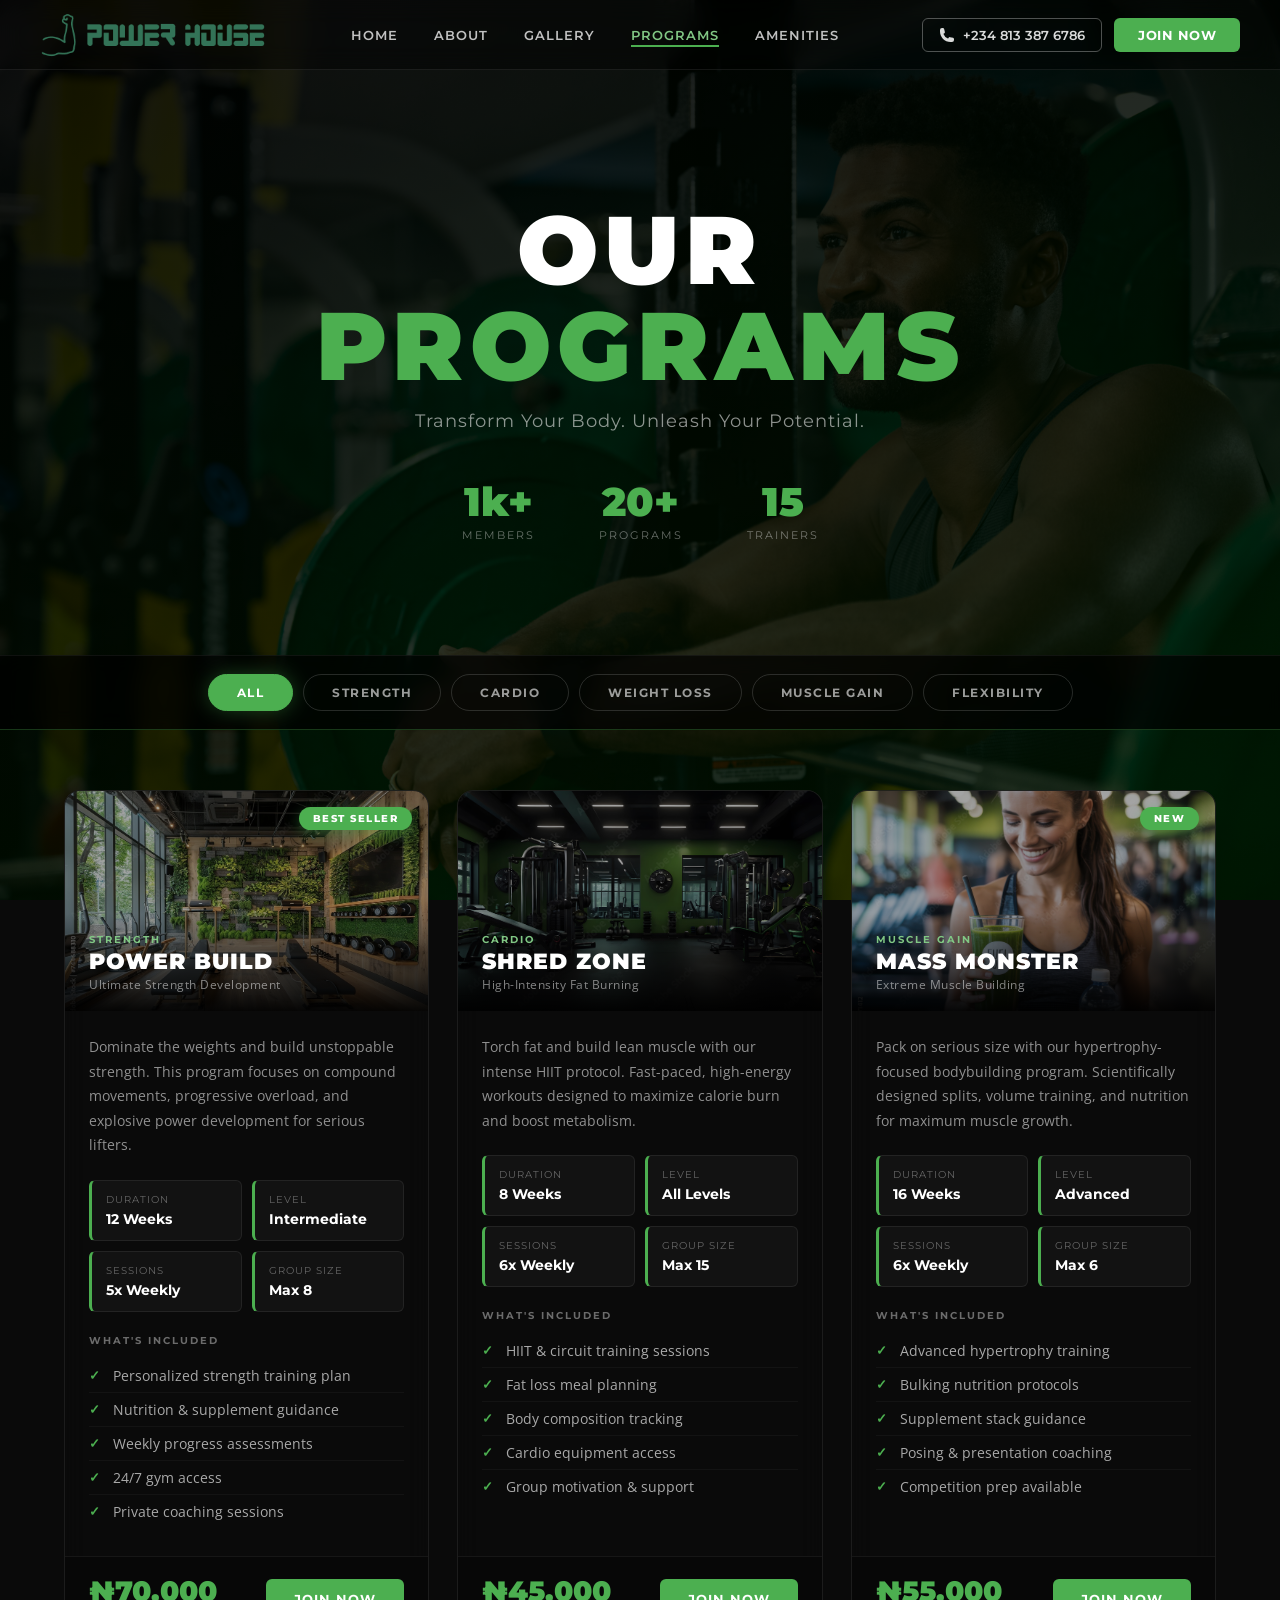
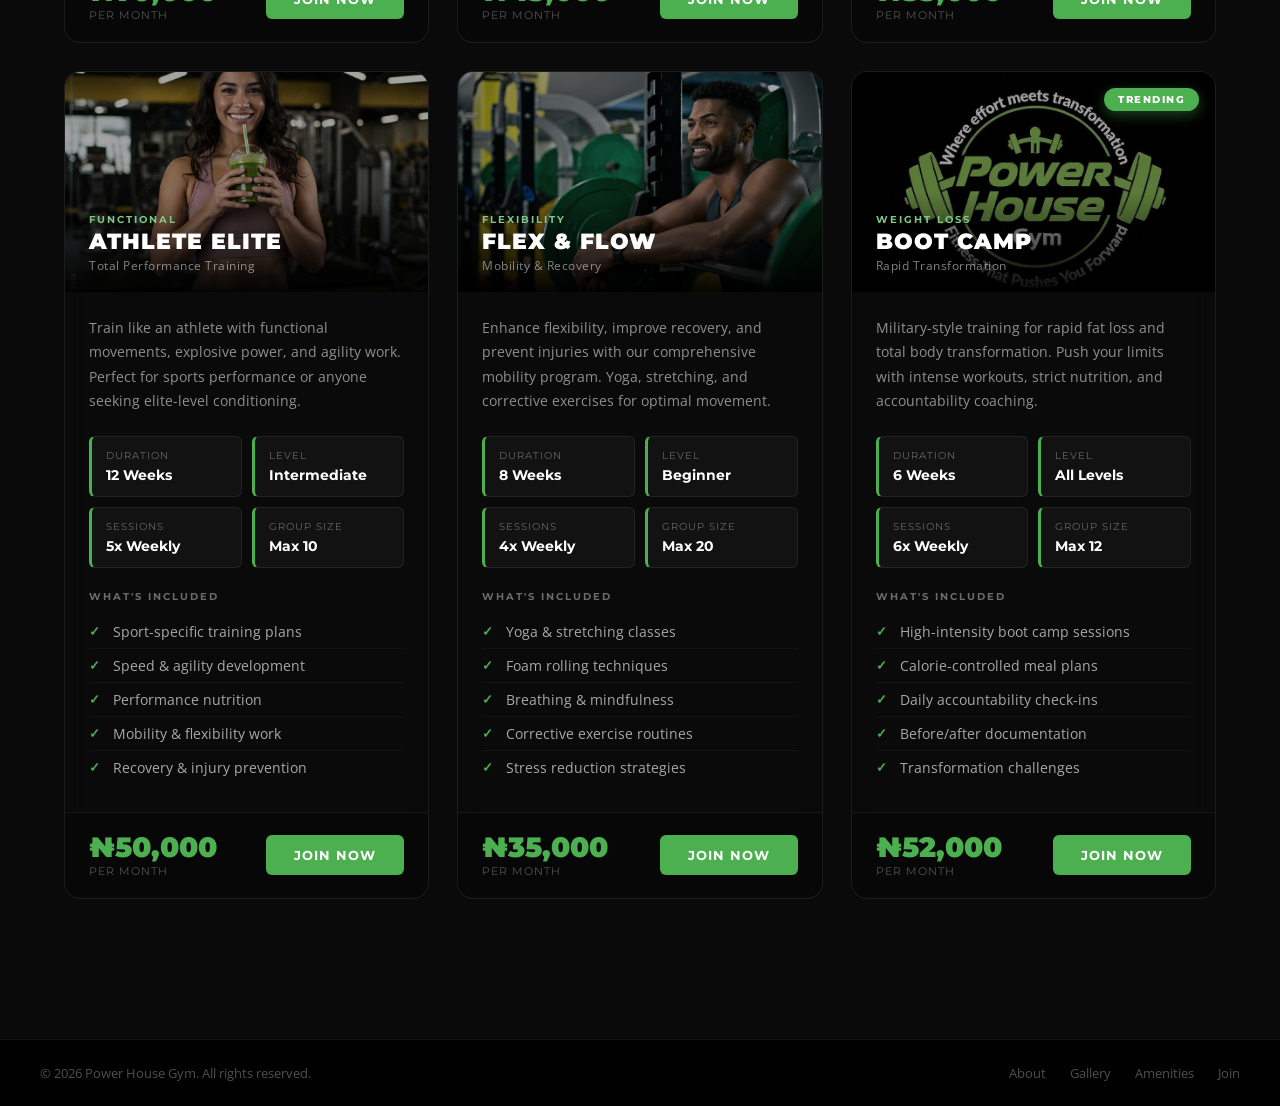
<file: Program.html>
<!DOCTYPE html>
<html lang="en">
<head>
    <meta charset="UTF-8">
    <meta name="viewport" content="width=device-width, initial-scale=1.0">
    <title>Programs - Power House Gym</title>
    <link rel="preconnect" href="https://fonts.googleapis.com">
    <link rel="preconnect" href="https://fonts.gstatic.com" crossorigin>
    <link href="https://fonts.googleapis.com/css2?family=Montserrat:ital,wght@0,100..900;1,100..900&family=Open+Sans:ital,wght@0,300..800;1,300..800&display=swap" rel="stylesheet">
    <link rel="stylesheet" href="Program.css">
</head>
<body>

    <!-- Fixed background -->
    <div class="hero-bg" aria-hidden="true"></div>

    <!-- Header / Nav -->
    <header>
        <nav class="nav">
            <div class="logo">
                <img src="logo-dark-transparent.png" alt="Power House Gym">
            </div>
            <div class="links" id="navLinks">
                <a href="index.html">HOME</a>
                <a href="about.html">ABOUT</a>
                <a href="gallery.html">GALLERY</a>
                <a href="Program.html" class="active">PROGRAMS</a>
                <a href="Amenities.html">AMENITIES</a>
            </div>
            <div class="Login">
                <button class="tele" aria-label="Call us">
                    <svg class="svg1" xmlns="http://www.w3.org/2000/svg" viewBox="0 0 24 24" fill="currentColor">
                        <path fill-rule="evenodd" d="M1.5 4.5a3 3 0 0 1 3-3h1.372c.86 0 1.61.586 1.819 1.42l1.105 4.423a1.875 1.875 0 0 1-.694 1.955l-1.293.97c-.135.101-.164.249-.126.352a11.285 11.285 0 0 0 6.697 6.697c.103.038.25.009.352-.126l.97-1.293a1.875 1.875 0 0 1 1.955-.694l4.423 1.105c.834.209 1.42.959 1.42 1.82V19.5a3 3 0 0 1-3 3h-2.25C8.552 22.5 1.5 15.448 1.5 6.75V4.5Z" clip-rule="evenodd" />
                    </svg>
                    +234 813 387 6786
                </button>
                <a href="Login.html" class="nav-join">Join Now</a>
                <button class="hamburger" id="hamburger" aria-label="Toggle menu" aria-expanded="false">
                    <span></span><span></span><span></span>
                </button>
            </div>
        </nav>
    </header>

    <div class="page-wrapper">

        <!-- Hero -->
        <section class="hero">
            <div class="hero-content">
                <h1>Our<span>Programs</span></h1>
                <p>Transform Your Body. Unleash Your Potential.</p>
                <div class="hero-stats">
                    <div class="hero-stat">
                        <span class="hero-stat-number">1k+</span>
                        <span class="hero-stat-label">Members</span>
                    </div>
                    <div class="hero-stat">
                        <span class="hero-stat-number">20+</span>
                        <span class="hero-stat-label">Programs</span>
                    </div>
                    <div class="hero-stat">
                        <span class="hero-stat-number">15</span>
                        <span class="hero-stat-label">Trainers</span>
                    </div>
                </div>
            </div>
        </section>

        <!-- Filter Tabs -->
        <div class="tabs-container">
            <div class="tabs">
                <button class="tab active" data-filter="all">All</button>
                <button class="tab" data-filter="strength">Strength</button>
                <button class="tab" data-filter="cardio">Cardio</button>
                <button class="tab" data-filter="weight-loss">Weight Loss</button>
                <button class="tab" data-filter="muscle-gain">Muscle Gain</button>
                <button class="tab" data-filter="flexibility">Flexibility</button>
            </div>
        </div>

        <!-- Programs Grid -->
        <div class="programs-grid" id="programsGrid">

            <!-- Program 1 — Strength -->
            <div class="program" data-category="strength">
                <div class="popular-badge">BEST SELLER</div>
                <div class="program-image-section">
                    <img src="1000_F_744688310_CeWKUkT0aheIzK7sxSti54yCeVkefh4T.jpg" alt="Strength Training" loading="lazy">
                    <div class="program-overlay">
                        <span class="program-category">Strength</span>
                        <h2 class="program-title">Power Build</h2>
                        <p class="program-subtitle">Ultimate Strength Development</p>
                    </div>
                </div>
                <div class="program-content">
                    <p class="program-description">Dominate the weights and build unstoppable strength. This program focuses on compound movements, progressive overload, and explosive power development for serious lifters.</p>
                    <div class="program-info-grid">
                        <div class="info-box"><div class="info-label">Duration</div><div class="info-value">12 Weeks</div></div>
                        <div class="info-box"><div class="info-label">Level</div><div class="info-value">Intermediate</div></div>
                        <div class="info-box"><div class="info-label">Sessions</div><div class="info-value">5x Weekly</div></div>
                        <div class="info-box"><div class="info-label">Group Size</div><div class="info-value">Max 8</div></div>
                    </div>
                    <div class="program-features">
                        <h4>What's Included</h4>
                        <ul class="features-list">
                            <li>Personalized strength training plan</li>
                            <li>Nutrition & supplement guidance</li>
                            <li>Weekly progress assessments</li>
                            <li>24/7 gym access</li>
                            <li>Private coaching sessions</li>
                        </ul>
                    </div>
                </div>
                <div class="program-footer">
                    <div class="price-tag">
                        <span class="price-amount">₦70,000</span>
                        <span class="price-period">Per Month</span>
                    </div>
                    <a class="btn-primary" href="Login.html">Join Now</a>
                </div>
            </div>

            <!-- Program 2 — Cardio -->
            <div class="program" data-category="cardio">
                <div class="program-image-section">
                    <img src="1000_F_891585995_P2Wt8a8p7owQtJp5w9CJgridoeB7WJwR.jpg" alt="HIIT Training" loading="lazy">
                    <div class="program-overlay">
                        <span class="program-category">Cardio</span>
                        <h2 class="program-title">Shred Zone</h2>
                        <p class="program-subtitle">High-Intensity Fat Burning</p>
                    </div>
                </div>
                <div class="program-content">
                    <p class="program-description">Torch fat and build lean muscle with our intense HIIT protocol. Fast-paced, high-energy workouts designed to maximize calorie burn and boost metabolism.</p>
                    <div class="program-info-grid">
                        <div class="info-box"><div class="info-label">Duration</div><div class="info-value">8 Weeks</div></div>
                        <div class="info-box"><div class="info-label">Level</div><div class="info-value">All Levels</div></div>
                        <div class="info-box"><div class="info-label">Sessions</div><div class="info-value">6x Weekly</div></div>
                        <div class="info-box"><div class="info-label">Group Size</div><div class="info-value">Max 15</div></div>
                    </div>
                    <div class="program-features">
                        <h4>What's Included</h4>
                        <ul class="features-list">
                            <li>HIIT & circuit training sessions</li>
                            <li>Fat loss meal planning</li>
                            <li>Body composition tracking</li>
                            <li>Cardio equipment access</li>
                            <li>Group motivation & support</li>
                        </ul>
                    </div>
                </div>
                <div class="program-footer">
                    <div class="price-tag">
                        <span class="price-amount">₦45,000</span>
                        <span class="price-period">Per Month</span>
                    </div>
                    <a class="btn-primary" href="Login.html">Join Now</a>
                </div>
            </div>

            <!-- Program 3 — Muscle Gain -->
            <div class="program" data-category="muscle-gain">
                <div class="popular-badge">NEW</div>
                <div class="program-image-section">
                    <img src="1000_F_1729071412_47NUzkzQ0A4gkpOlgcCBkYqoIxn4d9of.jpg" alt="Bodybuilding" loading="lazy">
                    <div class="program-overlay">
                        <span class="program-category">Muscle Gain</span>
                        <h2 class="program-title">Mass Monster</h2>
                        <p class="program-subtitle">Extreme Muscle Building</p>
                    </div>
                </div>
                <div class="program-content">
                    <p class="program-description">Pack on serious size with our hypertrophy-focused bodybuilding program. Scientifically designed splits, volume training, and nutrition for maximum muscle growth.</p>
                    <div class="program-info-grid">
                        <div class="info-box"><div class="info-label">Duration</div><div class="info-value">16 Weeks</div></div>
                        <div class="info-box"><div class="info-label">Level</div><div class="info-value">Advanced</div></div>
                        <div class="info-box"><div class="info-label">Sessions</div><div class="info-value">6x Weekly</div></div>
                        <div class="info-box"><div class="info-label">Group Size</div><div class="info-value">Max 6</div></div>
                    </div>
                    <div class="program-features">
                        <h4>What's Included</h4>
                        <ul class="features-list">
                            <li>Advanced hypertrophy training</li>
                            <li>Bulking nutrition protocols</li>
                            <li>Supplement stack guidance</li>
                            <li>Posing & presentation coaching</li>
                            <li>Competition prep available</li>
                        </ul>
                    </div>
                </div>
                <div class="program-footer">
                    <div class="price-tag">
                        <span class="price-amount">₦55,000</span>
                        <span class="price-period">Per Month</span>
                    </div>
                    <a class="btn-primary" href="Login.html">Join Now</a>
                </div>
            </div>

            <!-- Program 4 — Strength / Functional -->
            <div class="program" data-category="strength">
                <div class="program-image-section">
                    <img src="1000_F_1279995826_6vJuFSLrPvHpQNelwXqoFVWtTbcQ6WGk.jpg" alt="Functional Training" loading="lazy">
                    <div class="program-overlay">
                        <span class="program-category">Functional</span>
                        <h2 class="program-title">Athlete Elite</h2>
                        <p class="program-subtitle">Total Performance Training</p>
                    </div>
                </div>
                <div class="program-content">
                    <p class="program-description">Train like an athlete with functional movements, explosive power, and agility work. Perfect for sports performance or anyone seeking elite-level conditioning.</p>
                    <div class="program-info-grid">
                        <div class="info-box"><div class="info-label">Duration</div><div class="info-value">12 Weeks</div></div>
                        <div class="info-box"><div class="info-label">Level</div><div class="info-value">Intermediate</div></div>
                        <div class="info-box"><div class="info-label">Sessions</div><div class="info-value">5x Weekly</div></div>
                        <div class="info-box"><div class="info-label">Group Size</div><div class="info-value">Max 10</div></div>
                    </div>
                    <div class="program-features">
                        <h4>What's Included</h4>
                        <ul class="features-list">
                            <li>Sport-specific training plans</li>
                            <li>Speed & agility development</li>
                            <li>Performance nutrition</li>
                            <li>Mobility & flexibility work</li>
                            <li>Recovery & injury prevention</li>
                        </ul>
                    </div>
                </div>
                <div class="program-footer">
                    <div class="price-tag">
                        <span class="price-amount">₦50,000</span>
                        <span class="price-period">Per Month</span>
                    </div>
                    <a class="btn-primary" href="Login.html">Join Now</a>
                </div>
            </div>

            <!-- Program 5 — Flexibility -->
            <div class="program" data-category="flexibility">
                <div class="program-image-section">
                    <img src="YouFit-Dania-Beach-11-25-24-2-926-Edit.jpg" alt="Yoga & Mobility" loading="lazy">
                    <div class="program-overlay">
                        <span class="program-category">Flexibility</span>
                        <h2 class="program-title">Flex & Flow</h2>
                        <p class="program-subtitle">Mobility & Recovery</p>
                    </div>
                </div>
                <div class="program-content">
                    <p class="program-description">Enhance flexibility, improve recovery, and prevent injuries with our comprehensive mobility program. Yoga, stretching, and corrective exercises for optimal movement.</p>
                    <div class="program-info-grid">
                        <div class="info-box"><div class="info-label">Duration</div><div class="info-value">8 Weeks</div></div>
                        <div class="info-box"><div class="info-label">Level</div><div class="info-value">Beginner</div></div>
                        <div class="info-box"><div class="info-label">Sessions</div><div class="info-value">4x Weekly</div></div>
                        <div class="info-box"><div class="info-label">Group Size</div><div class="info-value">Max 20</div></div>
                    </div>
                    <div class="program-features">
                        <h4>What's Included</h4>
                        <ul class="features-list">
                            <li>Yoga & stretching classes</li>
                            <li>Foam rolling techniques</li>
                            <li>Breathing & mindfulness</li>
                            <li>Corrective exercise routines</li>
                            <li>Stress reduction strategies</li>
                        </ul>
                    </div>
                </div>
                <div class="program-footer">
                    <div class="price-tag">
                        <span class="price-amount">₦35,000</span>
                        <span class="price-period">Per Month</span>
                    </div>
                    <a class="btn-primary" href="Login.html">Join Now</a>
                </div>
            </div>

            <!-- Program 6 — Weight Loss -->
            <div class="program" data-category="weight-loss">
                <div class="popular-badge">TRENDING</div>
                <div class="program-image-section">
                    <img src="e1e176b9-df7c-4268-8b36-21927288b209.jpg" alt="Boot Camp" loading="lazy">
                    <div class="program-overlay">
                        <span class="program-category">Weight Loss</span>
                        <h2 class="program-title">Boot Camp</h2>
                        <p class="program-subtitle">Rapid Transformation</p>
                    </div>
                </div>
                <div class="program-content">
                    <p class="program-description">Military-style training for rapid fat loss and total body transformation. Push your limits with intense workouts, strict nutrition, and accountability coaching.</p>
                    <div class="program-info-grid">
                        <div class="info-box"><div class="info-label">Duration</div><div class="info-value">6 Weeks</div></div>
                        <div class="info-box"><div class="info-label">Level</div><div class="info-value">All Levels</div></div>
                        <div class="info-box"><div class="info-label">Sessions</div><div class="info-value">6x Weekly</div></div>
                        <div class="info-box"><div class="info-label">Group Size</div><div class="info-value">Max 12</div></div>
                    </div>
                    <div class="program-features">
                        <h4>What's Included</h4>
                        <ul class="features-list">
                            <li>High-intensity boot camp sessions</li>
                            <li>Calorie-controlled meal plans</li>
                            <li>Daily accountability check-ins</li>
                            <li>Before/after documentation</li>
                            <li>Transformation challenges</li>
                        </ul>
                    </div>
                </div>
                <div class="program-footer">
                    <div class="price-tag">
                        <span class="price-amount">₦52,000</span>
                        <span class="price-period">Per Month</span>
                    </div>
                    <a class="btn-primary" href="Login.html">Join Now</a>
                </div>
            </div>

        </div>

        <!-- Footer -->
        <footer>
            <p>&copy; 2026 Power House Gym. All rights reserved.</p>
            <div class="footer-links">
                <a href="about.html">About</a>
                <a href="gallery.html">Gallery</a>
                <a href="Amenities.html">Amenities</a>
                <a href="Login.html">Join</a>
            </div>
        </footer>

    </div>

    <script>
        /* ── Tab filtering ── */
        const tabs     = document.querySelectorAll('.tab');
        const programs = document.querySelectorAll('.program');

        tabs.forEach(function (tab) {
            tab.addEventListener('click', function () {
                tabs.forEach(function (t) { t.classList.remove('active'); });
                tab.classList.add('active');

                const filter = tab.dataset.filter;

                programs.forEach(function (card) {
                    if (filter === 'all' || card.dataset.category === filter) {
                        card.style.display = '';
                    } else {
                        card.style.display = 'none';
                    }
                });
            });
        });

        /* ── Hamburger ── */
        const hamburger = document.getElementById('hamburger');
        const navLinks  = document.getElementById('navLinks');

        hamburger.addEventListener('click', function (e) {
            e.stopPropagation();
            const isOpen = navLinks.classList.toggle('open');
            hamburger.classList.toggle('open', isOpen);
            hamburger.setAttribute('aria-expanded', String(isOpen));
        });

        navLinks.querySelectorAll('a').forEach(function (link) {
            link.addEventListener('click', function () {
                navLinks.classList.remove('open');
                hamburger.classList.remove('open');
                hamburger.setAttribute('aria-expanded', 'false');
            });
        });

        document.addEventListener('click', function (e) {
            if (!navLinks.contains(e.target) && !hamburger.contains(e.target)) {
                navLinks.classList.remove('open');
                hamburger.classList.remove('open');
                hamburger.setAttribute('aria-expanded', 'false');
            }
        });
    </script>

</body>
</html>
</file>
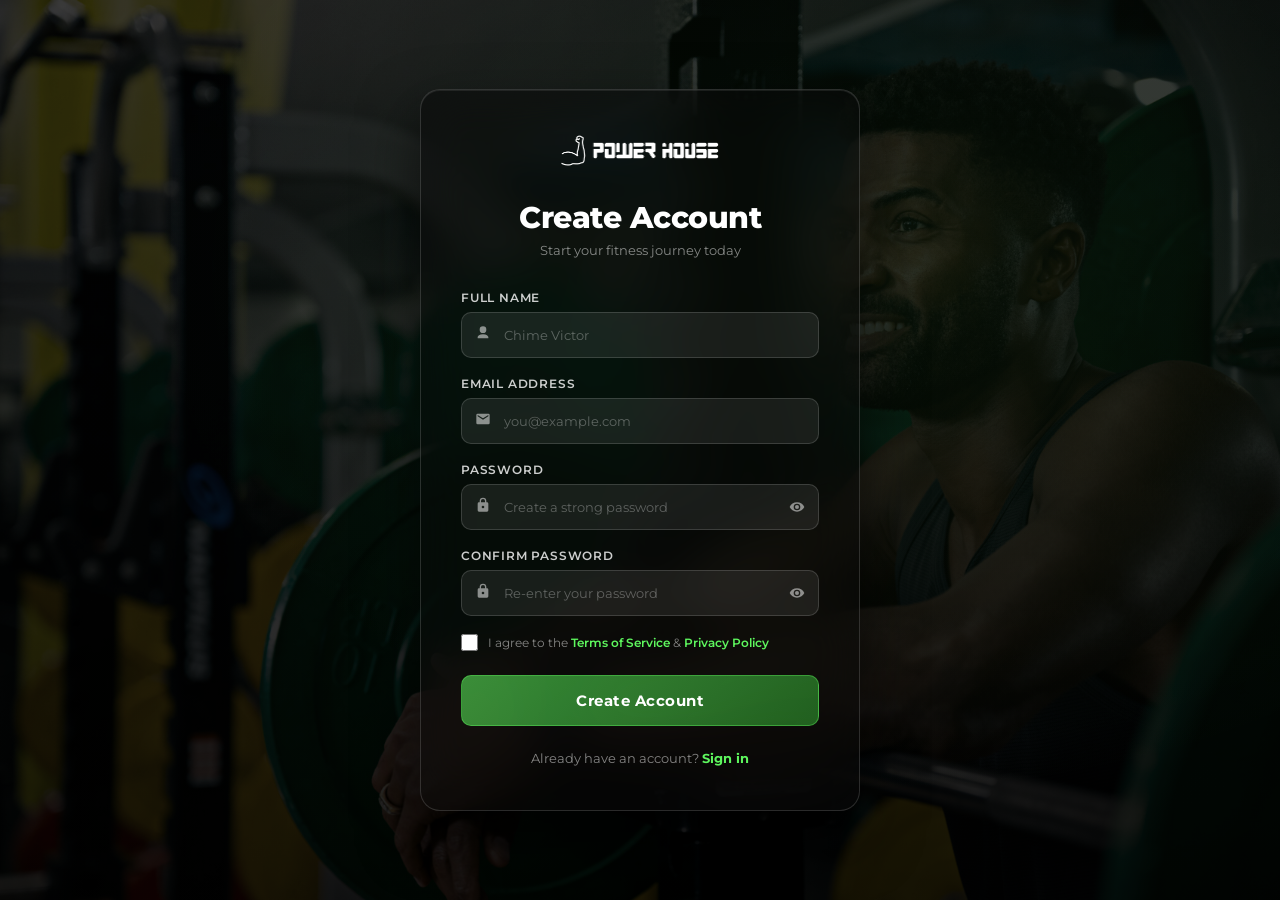
<file: register.html>
<!DOCTYPE html>
<html lang="en">
<head>
  <meta charset="UTF-8">
  <meta name="viewport" content="width=device-width, initial-scale=1.0">
  <title>YouFit — Register</title>
  <link rel="stylesheet" href="style.css">
</head>
<body>

  <div class="card">

    <!-- Logo -->
    <div class="logo-wrap">
      <img src="logo-dark-transparent.png" alt="YouFit Logo"
           onerror="this.style.display='none'; document.getElementById('logo-text').style.display='block'">
      <div id="logo-text" style="display:none; font-size:28px; font-weight:800; color:#5ef75e; letter-spacing:-1px;">YOU<span style="color:#fff;">FIT</span></div>
    </div>

    <h1 class="page-title">Create Account</h1>
    <p class="page-subtitle">Start your fitness journey today</p>

    <form id="register-form" novalidate>

      <!-- Full Name -->
      <div class="form-group">
        <label for="fullname">Full Name</label>
        <div class="input-wrap">
          <input type="text" id="fullname" name="fullname" placeholder="Chime Victor" autocomplete="name">
          <span class="input-icon">
            <svg xmlns="http://www.w3.org/2000/svg" width="16" height="16" fill="currentColor" viewBox="0 0 24 24">
              <path d="M12 12a5 5 0 1 0 0-10 5 5 0 0 0 0 10zm0 2c-5.33 0-8 2.67-8 4v2h16v-2c0-1.33-2.67-4-8-4z"/>
            </svg>
          </span>
        </div>
        <span class="error-msg" id="name-error">Please enter your full name.</span>
      </div>

      <!-- Email -->
      <div class="form-group">
        <label for="email">Email Address</label>
        <div class="input-wrap">
          <input type="email" id="email" name="email" placeholder="you@example.com" autocomplete="email">
          <span class="input-icon">
            <svg xmlns="http://www.w3.org/2000/svg" width="16" height="16" fill="currentColor" viewBox="0 0 24 24">
              <path d="M20 4H4a2 2 0 0 0-2 2v12a2 2 0 0 0 2 2h16a2 2 0 0 0 2-2V6a2 2 0 0 0-2-2zm0 4-8 5-8-5V6l8 5 8-5v2z"/>
            </svg>
          </span>
        </div>
        <span class="error-msg" id="email-error">Please enter a valid email address.</span>
      </div>

      <!-- Password -->
      <div class="form-group">
        <label for="password">Password</label>
        <div class="input-wrap">
          <input type="password" id="password" name="password" placeholder="Create a strong password" autocomplete="new-password">
          <span class="input-icon">
            <svg xmlns="http://www.w3.org/2000/svg" width="16" height="16" fill="currentColor" viewBox="0 0 24 24">
              <path d="M18 8h-1V6A5 5 0 0 0 7 6v2H6a2 2 0 0 0-2 2v10a2 2 0 0 0 2 2h12a2 2 0 0 0 2-2V10a2 2 0 0 0-2-2zm-6 9a2 2 0 1 1 0-4 2 2 0 0 1 0 4zm3-9H9V6a3 3 0 0 1 6 0v2z"/>
            </svg>
          </span>
          <button type="button" class="eye-toggle" id="toggle-pw" aria-label="Show password">
            <svg id="eye1" xmlns="http://www.w3.org/2000/svg" width="16" height="16" fill="currentColor" viewBox="0 0 24 24">
              <path d="M12 5C7 5 2.73 8.11 1 12c1.73 3.89 6 7 11 7s9.27-3.11 11-7c-1.73-3.89-6-7-11-7zm0 12a5 5 0 1 1 0-10 5 5 0 0 1 0 10zm0-8a3 3 0 1 0 0 6 3 3 0 0 0 0-6z"/>
            </svg>
          </button>
        </div>
        <span class="error-msg" id="pass-error">Password must be at least 8 characters.</span>

        <!-- Strength meter -->
        <div class="strength-wrap" id="strength-wrap" style="display:none">
          <div class="strength-bars">
            <div class="strength-bar" id="bar1"></div>
            <div class="strength-bar" id="bar2"></div>
            <div class="strength-bar" id="bar3"></div>
            <div class="strength-bar" id="bar4"></div>
          </div>
          <span class="strength-label" id="strength-label">Too weak</span>
        </div>

        <!-- Requirements -->
        <div class="requirements" id="requirements">
          <div class="req-item" id="req-length"><div class="req-dot"></div> At least 8 characters</div>
          <div class="req-item" id="req-upper"><div class="req-dot"></div> One uppercase letter</div>
          <div class="req-item" id="req-number"><div class="req-dot"></div> One number</div>
          <div class="req-item" id="req-special"><div class="req-dot"></div> One special character</div>
        </div>
      </div>

      <!-- Confirm Password -->
      <div class="form-group">
        <label for="confirm">Confirm Password</label>
        <div class="input-wrap">
          <input type="password" id="confirm" name="confirm" placeholder="Re-enter your password" autocomplete="new-password">
          <span class="input-icon">
            <svg xmlns="http://www.w3.org/2000/svg" width="16" height="16" fill="currentColor" viewBox="0 0 24 24">
              <path d="M18 8h-1V6A5 5 0 0 0 7 6v2H6a2 2 0 0 0-2 2v10a2 2 0 0 0 2 2h12a2 2 0 0 0 2-2V10a2 2 0 0 0-2-2zm-6 9a2 2 0 1 1 0-4 2 2 0 0 1 0 4zm3-9H9V6a3 3 0 0 1 6 0v2z"/>
            </svg>
          </span>
          <button type="button" class="eye-toggle" id="toggle-confirm" aria-label="Show confirm password">
            <svg id="eye2" xmlns="http://www.w3.org/2000/svg" width="16" height="16" fill="currentColor" viewBox="0 0 24 24">
              <path d="M12 5C7 5 2.73 8.11 1 12c1.73 3.89 6 7 11 7s9.27-3.11 11-7c-1.73-3.89-6-7-11-7zm0 12a5 5 0 1 1 0-10 5 5 0 0 1 0 10zm0-8a3 3 0 1 0 0 6 3 3 0 0 0 0-6z"/>
            </svg>
          </button>
        </div>
        <span class="error-msg" id="confirm-error">Passwords do not match.</span>
      </div>

      <!-- Terms -->
      <div class="checkbox-wrap">
        <input type="checkbox" id="terms" name="terms">
        <label for="terms">I agree to the <a href="#">Terms of Service</a> &amp; <a href="#">Privacy Policy</a></label>
      </div>
      <span class="error-msg" id="terms-error" style="margin-top:-14px; margin-bottom:14px;">You must accept the terms to continue.</span>

      <!-- Submit -->
      <button type="submit" class="btn-primary" id="submit-btn">
        <span class="btn-text">Create Account</span>
        <div class="spinner"></div>
      </button>

    </form>

    <p class="footer-text">Already have an account? <a href="Login.html">Sign in</a></p>

  </div>

  <div class="toast" id="toast"></div>

  <script>
    // ── Eye toggles ────────────────────────────────────────────────
    const eyeOpen   = `<path d="M12 5C7 5 2.73 8.11 1 12c1.73 3.89 6 7 11 7s9.27-3.11 11-7c-1.73-3.89-6-7-11-7zm0 12a5 5 0 1 1 0-10 5 5 0 0 1 0 10zm0-8a3 3 0 1 0 0 6 3 3 0 0 0 0-6z"/>`;
    const eyeClosed = `<path d="M17.94 17.94A10.07 10.07 0 0 1 12 20c-5 0-9.27-3.11-11-7a10.08 10.08 0 0 1 2.26-3.47M9.9 4.24A9.12 9.12 0 0 1 12 4c5 0 9.27 3.11 11 7a10.12 10.12 0 0 1-1.67 2.68M1 1l22 22M6.34 6.34A7 7 0 0 0 12 19a7 7 0 0 0 5.66-12.66"/>`;

    function makeEyeToggle(btnId, inputId, iconId) {
      document.getElementById(btnId).addEventListener('click', () => {
        const inp = document.getElementById(inputId);
        const ic  = document.getElementById(iconId);
        inp.type = inp.type === 'password' ? 'text' : 'password';
        ic.innerHTML = inp.type === 'text' ? eyeClosed : eyeOpen;
      });
    }

    makeEyeToggle('toggle-pw',      'password', 'eye1');
    makeEyeToggle('toggle-confirm', 'confirm',  'eye2');

    // ── Strength meter ─────────────────────────────────────────────
    const pwInput = document.getElementById('password');

    const checks = {
      length:  v => v.length >= 8,
      upper:   v => /[A-Z]/.test(v),
      number:  v => /\d/.test(v),
      special: v => /[^A-Za-z0-9]/.test(v),
    };

    const levels = [
      { label: 'Too weak',   cls: 'weak',   bars: 1 },
      { label: 'Fair',       cls: 'fair',   bars: 2 },
      { label: 'Good',       cls: 'good',   bars: 3 },
      { label: 'Strong 💪',  cls: 'strong', bars: 4 },
    ];

    pwInput.addEventListener('input', function() {
      const val   = this.value;
      const score = Object.values(checks).filter(fn => fn(val)).length;

      document.getElementById('req-length').classList.toggle('met',  checks.length(val));
      document.getElementById('req-upper').classList.toggle('met',   checks.upper(val));
      document.getElementById('req-number').classList.toggle('met',  checks.number(val));
      document.getElementById('req-special').classList.toggle('met', checks.special(val));

      const wrap = document.getElementById('strength-wrap');
      const reqs = document.getElementById('requirements');

      if (val.length === 0) {
        wrap.style.display = 'none';
        reqs.classList.remove('visible');
        return;
      }

      wrap.style.display = 'block';
      reqs.classList.add('visible');

      const lvl = levels[Math.max(0, score - 1)];
      const bars = document.querySelectorAll('.strength-bar');
      bars.forEach((b, i) => {
        b.className = 'strength-bar';
        if (i < lvl.bars) b.classList.add(lvl.cls);
      });

      document.getElementById('strength-label').textContent = lvl.label;
    });

    // ── Toast ──────────────────────────────────────────────────────
    function showToast(msg, type = '') {
      const t = document.getElementById('toast');
      t.textContent = msg;
      t.className = 'toast ' + type;
      t.classList.add('show');
      setTimeout(() => t.classList.remove('show'), 3500);
    }

    // ── Helpers ────────────────────────────────────────────────────
    function markError(id, errId, msg) {
      const el = document.getElementById(id);
      const er = document.getElementById(errId);
      if (el) { el.classList.add('invalid'); el.classList.remove('valid'); }
      er.textContent = msg;
      er.classList.add('visible');
      return false;
    }

    function markValid(id, errId) {
      const el = document.getElementById(id);
      const er = document.getElementById(errId);
      if (el) { el.classList.add('valid'); el.classList.remove('invalid'); }
      er.classList.remove('visible');
      return true;
    }

    // ── Live ───────────────────────────────────────────────────────
    document.getElementById('fullname').addEventListener('blur', function() {
      if (!this.value.trim() || this.value.trim().split(' ').length < 2) {
        markError('fullname', 'name-error', 'Please enter your first and last name.');
      } else { markValid('fullname', 'name-error'); }
    });

    document.getElementById('email').addEventListener('blur', function() {
      if (!/^[^\s@]+@[^\s@]+\.[^\s@]+$/.test(this.value)) {
        markError('email', 'email-error', 'Please enter a valid email address.');
      } else { markValid('email', 'email-error'); }
    });

    document.getElementById('confirm').addEventListener('blur', function() {
      if (this.value !== document.getElementById('password').value) {
        markError('confirm', 'confirm-error', 'Passwords do not match.');
      } else { markValid('confirm', 'confirm-error'); }
    });

    // ── Submit ─────────────────────────────────────────────────────
    document.getElementById('register-form').addEventListener('submit', async function(e) {
      e.preventDefault();

      const name    = document.getElementById('fullname').value.trim();
      const email   = document.getElementById('email').value.trim();
      const pw      = document.getElementById('password').value;
      const confirm = document.getElementById('confirm').value;
      const terms   = document.getElementById('terms').checked;
      let valid = true;

      if (!name || name.split(' ').length < 2) {
        valid = markError('fullname', 'name-error', 'Please enter your first and last name.');
      } else { markValid('fullname', 'name-error'); }

      if (!/^[^\s@]+@[^\s@]+\.[^\s@]+$/.test(email)) {
        valid = markError('email', 'email-error', 'Please enter a valid email address.');
      } else { markValid('email', 'email-error'); }

      if (pw.length < 8) {
        valid = markError('password', 'pass-error', 'Password must be at least 8 characters.');
      } else { markValid('password', 'pass-error'); }

      if (pw !== confirm) {
        valid = markError('confirm', 'confirm-error', 'Passwords do not match.');
      } else if (confirm) { markValid('confirm', 'confirm-error'); }

      if (!terms) {
        document.getElementById('terms-error').classList.add('visible');
        valid = false;
      } else {
        document.getElementById('terms-error').classList.remove('visible');
      }

      if (!valid) { showToast('Please fix the errors above.', 'error'); return; }

      const btn = document.getElementById('submit-btn');
      btn.classList.add('loading');
      await new Promise(r => setTimeout(r, 2000));
      btn.classList.remove('loading');

      showToast('✓ Account created! Welcome to YouFit!', 'success');
      // window.location.href = 'dashboard.html';
    });
  </script>

</body>
</html>
</file>
<file: fir.css>
/* =====================
   ROOT & RESET
   ===================== */
*, *::before, *::after {
    margin: 0;
    padding: 0;
    box-sizing: border-box;
}

:root {
    --green: #4CAF50;
    --green-dark: #2E7D32;
    --green-light: #81C784;
    --white: #ffffff;
    --off-white: rgba(255,255,255,0.85);
    --nav-height: 70px;
}

html {
    scroll-behavior: smooth;
}

body {
    font-family: 'Open Sans', sans-serif;
    min-height: 100vh;
    background: #0a0a0a;
    overflow-x: hidden;
}

/* =====================
   HERO BACKGROUND
   ===================== */
.hero-bg {
    position: fixed;
    inset: 0;
    background: url('YouFit-Dania-Beach-11-25-24-2-926-Edit.jpg') center/cover no-repeat;
    z-index: 0;
}

.hero-bg::after {
    content: '';
    position: absolute;
    inset: 0;
    background: linear-gradient(
        135deg,
        rgba(0,0,0,0.82) 0%,
        rgba(0,0,0,0.60) 50%,
        rgba(0,20,0,0.70) 100%
    );
}

/* =====================
   HEADER / NAV
   ===================== */
header {
    position: fixed;
    top: 0;
    left: 0;
    width: 100%;
    height: var(--nav-height);
    z-index: 1000;
    background: rgba(0,0,0,0.35);
    backdrop-filter: blur(12px);
    -webkit-backdrop-filter: blur(12px);
    border-bottom: 1px solid rgba(255,255,255,0.08);
}

.nav {
    display: flex;
    align-items: center;
    justify-content: space-between;
    height: 100%;
    padding: 0 40px;
}

.logo img {
    height: 46px;
    width: auto;
    display: block;
}

.links {
    display: flex;
    align-items: center;
    gap: 36px;
}

.links a {
    font-family: 'Montserrat', sans-serif;
    color: rgba(255,255,255,0.8);
    text-decoration: none;
    font-size: 13px;
    font-weight: 600;
    text-transform: uppercase;
    letter-spacing: 1px;
    position: relative;
    transition: color 0.2s;
}

.links a::after {
    content: '';
    position: absolute;
    bottom: -4px;
    left: 0;
    width: 0;
    height: 2px;
    background: var(--green);
    transition: width 0.25s ease;
}

.links a:hover {
    color: var(--white);
}

.links a:hover::after {
    width: 100%;
}

.Login {
    display: flex;
    align-items: center;
    gap: 12px;
}

.tele {
    display: inline-flex;
    align-items: center;
    gap: 8px;
    background: transparent;
    border: 1px solid rgba(255,255,255,0.3);
    color: rgba(255,255,255,0.85);
    padding: 8px 16px;
    border-radius: 6px;
    font-size: 13px;
    font-family: 'Montserrat', sans-serif;
    font-weight: 600;
    cursor: pointer;
    transition: border-color 0.2s, color 0.2s;
    white-space: nowrap;
}

.tele:hover {
    border-color: var(--green);
    color: var(--green-light);
}

.svg1 {
    width: 16px;
    height: 16px;
    flex-shrink: 0;
}

.btn-primary {
    display: inline-flex;
    align-items: center;
    justify-content: center;
    padding: 9px 24px;
    background: var(--green);
    color: var(--white);
    text-decoration: none;
    font-size: 13px;
    font-weight: 700;
    font-family: 'Montserrat', sans-serif;
    text-transform: uppercase;
    letter-spacing: 0.5px;
    border-radius: 6px;
    border: none;
    cursor: pointer;
    transition: background 0.2s, transform 0.2s;
    white-space: nowrap;
}

.btn-primary:hover {
    background: var(--green-dark);
    transform: scale(1.04);
}

/* Hamburger — hidden on desktop */
.hamburger {
    display: none;
    flex-direction: column;
    justify-content: center;
    gap: 5px;
    width: 40px;
    height: 40px;
    background: transparent;
    border: none;
    cursor: pointer;
    padding: 4px;
    z-index: 3000;
}

.hamburger span {
    display: block;
    width: 100%;
    height: 2px;
    background: white;
    border-radius: 2px;
    transition: transform 0.3s, opacity 0.3s;
}

.hamburger.open span:nth-child(1) { transform: translateY(7px) rotate(45deg); }
.hamburger.open span:nth-child(2) { opacity: 0; }
.hamburger.open span:nth-child(3) { transform: translateY(-7px) rotate(-45deg); }

/* =====================
   HERO CONTENT
   ===================== */
.page-wrapper {
    position: relative;
    z-index: 1;
    min-height: 100vh;
    display: flex;
    flex-direction: column;
}

section.hero {
    flex: 1;
    display: flex;
    flex-direction: column;
    justify-content: center;
    padding: calc(var(--nav-height) + 60px) 60px 80px;
    min-height: 100vh;
}

.intro {
    max-width: 680px;
}

/* Tag line */
.intro h1 {
    display: flex;
    align-items: center;
    gap: 14px;
    color: var(--green-light);
    font-size: 15px;
    font-family: 'Montserrat', sans-serif;
    font-weight: 700;
    text-transform: uppercase;
    letter-spacing: 3px;
    margin-bottom: 20px;
    opacity: 0;
    animation: slideInLeft 0.9s ease 0.2s forwards;
}

.intro h1::before {
    content: '';
    display: block;
    width: 50px;
    height: 2px;
    background: var(--green);
    flex-shrink: 0;
}

/* Big headline */
.intro h2 {
    color: var(--white);
    font-family: 'Montserrat', sans-serif;
    font-size: clamp(42px, 7vw, 88px);
    font-weight: 900;
    line-height: 1.0;
    text-transform: uppercase;
    letter-spacing: -1px;
    margin-bottom: 28px;
    opacity: 0;
    animation: slideInLeft 0.9s ease 0.45s forwards;
}

.intro h2 span {
    color: var(--green);
    display: block;
}

/* Sub text */
.intro h3 {
    color: rgba(255,255,255,0.65);
    font-size: 17px;
    font-weight: 400;
    line-height: 1.7;
    max-width: 520px;
    margin-bottom: 44px;
    opacity: 0;
    animation: slideInLeft 0.9s ease 0.65s forwards;
}

/* CTA buttons */
.click {
    display: flex;
    flex-direction: row;
    align-items: center;
    gap: 16px;
    opacity: 0;
    animation: fadeInUp 0.9s ease 0.85s forwards;
}

.btn-primary1 {
    display: inline-flex;
    align-items: center;
    justify-content: center;
    padding: 15px 36px;
    background: var(--green);
    color: var(--white);
    font-family: 'Montserrat', sans-serif;
    font-size: 14px;
    font-weight: 700;
    text-transform: uppercase;
    letter-spacing: 1px;
    text-decoration: none;
    border-radius: 6px;
    transition: background 0.25s, transform 0.25s;
}

.btn-primary1:hover {
    background: var(--green-dark);
    transform: scale(1.04);
}

.btn-watch {
    display: inline-flex;
    align-items: center;
    gap: 10px;
    padding: 14px 28px;
    background: rgba(255,255,255,0.08);
    color: var(--white);
    font-family: 'Montserrat', sans-serif;
    font-size: 14px;
    font-weight: 700;
    text-transform: uppercase;
    letter-spacing: 1px;
    text-decoration: none;
    border-radius: 6px;
    border: 1px solid rgba(255,255,255,0.2);
    transition: background 0.25s, border-color 0.25s, transform 0.25s;
}

.btn-watch:hover {
    background: rgba(255,255,255,0.15);
    border-color: rgba(255,255,255,0.4);
    transform: scale(1.04);
}

.btn-watch .svg {
    width: 20px;
    height: 20px;
    color: var(--green-light);
    flex-shrink: 0;
}

/* Mobile-only join strip — hidden on desktop */
.mobile-view {
    display: none;
}

/* =====================
   STATS BAR (bonus visual)
   ===================== */
.stats-bar {
    position: relative;
    z-index: 1;
    background: rgba(0,0,0,0.6);
    backdrop-filter: blur(10px);
    border-top: 1px solid rgba(255,255,255,0.08);
    padding: 28px 60px;
    display: flex;
    justify-content: flex-start;
    gap: 60px;
}

.stat {
    text-align: left;
}

.stat-number {
    font-family: 'Montserrat', sans-serif;
    font-size: 36px;
    font-weight: 900;
    color: var(--green);
    line-height: 1;
}

.stat-label {
    font-size: 12px;
    color: rgba(255,255,255,0.5);
    text-transform: uppercase;
    letter-spacing: 1.5px;
    margin-top: 4px;
}

/* =====================
   FOOTER
   ===================== */
footer {
    position: relative;
    z-index: 1;
    background: rgba(0,0,0,0.85);
    border-top: 1px solid rgba(255,255,255,0.06);
    padding: 24px 60px;
    display: flex;
    justify-content: space-between;
    align-items: center;
}

footer p {
    color: rgba(255,255,255,0.35);
    font-size: 13px;
}

.footer-links {
    display: flex;
    gap: 24px;
}

.footer-links a {
    color: rgba(255,255,255,0.35);
    text-decoration: none;
    font-size: 13px;
    transition: color 0.2s;
}

.footer-links a:hover {
    color: var(--green-light);
}

/* =====================
   ANIMATIONS
   ===================== */
@keyframes slideInLeft {
    from { opacity: 0; transform: translateX(-40px); }
    to   { opacity: 1; transform: translateX(0); }
}

@keyframes fadeInUp {
    from { opacity: 0; transform: translateY(20px); }
    to   { opacity: 1; transform: translateY(0); }
}

/* =====================
   MOBILE — max-width: 768px
   ===================== */
@media (max-width: 768px) {

    .nav {
        padding: 0 20px;
    }

    .logo img {
        height: 38px;
    }

    /* Hide desktop nav items */
    .links {
        position: fixed;
        top: 0;
        left: 0;
        width: 100%;
        height: 100vh;
        background: rgba(5, 5, 5, 0.97);
        flex-direction: column;
        justify-content: center;
        align-items: center;
        gap: 36px;
        z-index: 2000;
        opacity: 0;
        pointer-events: none;
        transform: translateY(-12px);
        transition: opacity 0.35s ease, transform 0.35s ease;
    }

    .links.open {
        opacity: 1;
        pointer-events: all;
        transform: translateY(0);
    }

    .links a {
        font-size: 20px;
        letter-spacing: 2px;
    }

    .links a::after {
        display: none;
    }

    /* Hide desktop login items */
    .tele,
    .Login .btn-primary {
        display: none;
    }

    /* Show hamburger */
    .hamburger {
        display: flex;
        position: relative;
        z-index: 3000;
    }

    /* Hero */
    section.hero {
        padding: calc(var(--nav-height) + 40px) 24px 40px;
        min-height: 100svh;
        justify-content: center;
    }

    .intro h1 {
        font-size: 11px;
        letter-spacing: 2px;
    }

    .intro h1::before {
        width: 30px;
    }

    .intro h2 {
        font-size: clamp(36px, 10vw, 54px);
        letter-spacing: -0.5px;
    }

    .intro h3 {
        font-size: 15px;
        margin-bottom: 32px;
    }

    .click {
        flex-direction: column;
        align-items: flex-start;
        gap: 12px;
    }

    .btn-primary1,
    .btn-watch {
        width: 100%;
        justify-content: center;
        padding: 14px 20px;
    }

    /* Mobile join strip */
    .mobile-view {
        display: none; /* handled inline in .click on mobile */
    }

    .stats-bar {
        padding: 20px 24px;
        gap: 32px;
        overflow-x: auto;
    }

    .stat-number {
        font-size: 28px;
    }

    footer {
        padding: 20px 24px;
        flex-direction: column;
        gap: 12px;
        text-align: center;
    }

    .footer-links {
        gap: 16px;
    }
}
</file>
<file: Amenities.css>
/* =====================
   ROOT & RESET
   ===================== */
*, *::before, *::after {
    margin: 0;
    padding: 0;
    box-sizing: border-box;
}

:root {
    --green: #4CAF50;
    --green-dark: #2E7D32;
    --green-light: #81C784;
    --nav-height: 70px;
}

body {
    font-family: 'Open Sans', sans-serif;
    background: #0a0a0a;
    color: #d1d5db;
    line-height: 1.6;
    overflow-x: hidden;
}

/* =====================
   FIXED BACKGROUND
   ===================== */
.hero-bg {
    position: fixed;
    inset: 0;
    background: url('YouFit-Dania-Beach-11-25-24-2-926-Edit.jpg') center/cover no-repeat;
    z-index: 0;
}

.hero-bg::after {
    content: '';
    position: absolute;
    inset: 0;
    background: linear-gradient(160deg, rgba(0,0,0,0.92) 0%, rgba(0,20,0,0.82) 100%);
}

/* =====================
   HEADER / NAV
   ===================== */
header {
    position: fixed;
    top: 0;
    left: 0;
    width: 100%;
    height: var(--nav-height);
    z-index: 1000;
    background: rgba(0,0,0,0.40);
    backdrop-filter: blur(12px);
    -webkit-backdrop-filter: blur(12px);
    border-bottom: 1px solid rgba(255,255,255,0.08);
}

.nav {
    display: flex;
    align-items: center;
    justify-content: space-between;
    height: 100%;
    padding: 0 40px;
}

.logo img {
    height: 46px;
    width: auto;
    display: block;
}

.links {
    display: flex;
    align-items: center;
    gap: 36px;
}

.links a {
    font-family: 'Montserrat', sans-serif;
    color: rgba(255,255,255,0.75);
    text-decoration: none;
    font-size: 13px;
    font-weight: 600;
    text-transform: uppercase;
    letter-spacing: 1px;
    position: relative;
    transition: color 0.2s;
}

.links a::after {
    content: '';
    position: absolute;
    bottom: -4px;
    left: 0;
    width: 0;
    height: 2px;
    background: var(--green);
    transition: width 0.25s ease;
}

.links a:hover { color: white; }
.links a:hover::after { width: 100%; }
.links a.active { color: var(--green-light); }
.links a.active::after { width: 100%; }

.Login {
    display: flex;
    align-items: center;
    gap: 12px;
}

.tele {
    display: inline-flex;
    align-items: center;
    gap: 8px;
    background: transparent;
    border: 1px solid rgba(255,255,255,0.3);
    color: rgba(255,255,255,0.85);
    padding: 8px 16px;
    border-radius: 6px;
    font-size: 13px;
    font-family: 'Montserrat', sans-serif;
    font-weight: 600;
    cursor: pointer;
    transition: border-color 0.2s, color 0.2s;
    white-space: nowrap;
}

.tele:hover {
    border-color: var(--green);
    color: var(--green-light);
}

.svg1 {
    width: 16px;
    height: 16px;
    flex-shrink: 0;
}

.nav-join {
    display: inline-flex;
    align-items: center;
    justify-content: center;
    padding: 9px 24px;
    background: var(--green);
    color: white;
    text-decoration: none;
    font-size: 13px;
    font-weight: 700;
    font-family: 'Montserrat', sans-serif;
    text-transform: uppercase;
    letter-spacing: 0.5px;
    border-radius: 6px;
    transition: background 0.2s, transform 0.2s;
    white-space: nowrap;
}

.nav-join:hover {
    background: var(--green-dark);
    transform: scale(1.04);
}

/* Hamburger */
.hamburger {
    display: none;
    flex-direction: column;
    justify-content: center;
    gap: 5px;
    width: 40px;
    height: 40px;
    background: transparent;
    border: none;
    cursor: pointer;
    padding: 4px;
    z-index: 3000;
}

.hamburger span {
    display: block;
    width: 100%;
    height: 2px;
    background: white;
    border-radius: 2px;
    transition: transform 0.3s, opacity 0.3s;
}

.hamburger.open span:nth-child(1) { transform: translateY(7px) rotate(45deg); }
.hamburger.open span:nth-child(2) { opacity: 0; }
.hamburger.open span:nth-child(3) { transform: translateY(-7px) rotate(-45deg); }

/* =====================
   PAGE WRAPPER
   ===================== */
.page-wrapper {
    position: relative;
    z-index: 1;
    padding-top: var(--nav-height);
}

/* =====================
   HERO
   ===================== */
.hero {
    min-height: 62vh;
    display: flex;
    align-items: center;
    justify-content: center;
    text-align: center;
    padding: 80px 24px 60px;
}

.hero-content {
    max-width: 800px;
}

.hero h1 {
    font-family: 'Montserrat', sans-serif;
    font-size: clamp(42px, 8vw, 96px);
    font-weight: 900;
    color: white;
    text-transform: uppercase;
    letter-spacing: 6px;
    line-height: 1;
    margin-bottom: 20px;
    opacity: 0;
    animation: fadeInUp 0.9s ease 0.1s forwards;
}

.hero h1 span { color: var(--green); display: block; }

.hero p {
    font-size: 18px;
    color: rgba(255,255,255,0.55);
    margin-bottom: 28px;
    font-family: 'Montserrat', sans-serif;
    letter-spacing: 0.5px;
    opacity: 0;
    animation: fadeInUp 0.9s ease 0.3s forwards;
}

.hero-badge {
    display: inline-block;
    background: rgba(76,175,80,0.15);
    border: 1px solid rgba(76,175,80,0.35);
    color: var(--green-light);
    padding: 10px 28px;
    font-family: 'Montserrat', sans-serif;
    font-size: 12px;
    font-weight: 700;
    text-transform: uppercase;
    letter-spacing: 2px;
    border-radius: 50px;
    opacity: 0;
    animation: fadeInUp 0.9s ease 0.5s forwards;
}

/* =====================
   CONTAINER & SECTION TITLE
   ===================== */
.container {
    max-width: 1200px;
    margin: 0 auto;
    padding: 80px 24px;
}

.section-title {
    text-align: center;
    margin-bottom: 56px;
}

.section-title h2 {
    font-family: 'Montserrat', sans-serif;
    font-size: clamp(28px, 4vw, 44px);
    color: white;
    text-transform: uppercase;
    letter-spacing: 4px;
    margin-bottom: 14px;
    font-weight: 900;
}

.section-title h2 span { color: var(--green); }

.section-title p {
    font-size: 15px;
    color: rgba(255,255,255,0.4);
    letter-spacing: 0.5px;
}

.title-line {
    width: 60px;
    height: 3px;
    background: var(--green);
    margin: 16px auto;
    border-radius: 2px;
}

/* =====================
   AMENITIES GRID
   ===================== */
.amenities-grid {
    display: grid;
    grid-template-columns: repeat(auto-fit, minmax(340px, 1fr));
    gap: 24px;
    margin-bottom: 0;
}

/* =====================
   AMENITY CARD
   ===================== */
.amenity-card {
    background: rgba(10,10,10,0.78);
    border: 1px solid rgba(255,255,255,0.08);
    border-radius: 16px;
    overflow: hidden;
    backdrop-filter: blur(12px);
    -webkit-backdrop-filter: blur(12px);
    transition: transform 0.35s ease, border-color 0.35s ease, box-shadow 0.35s ease;
    position: relative;
    /* scroll animation start state set by JS */
}

.amenity-card:hover {
    transform: translateY(-8px);
    border-color: rgba(76,175,80,0.35);
    box-shadow: 0 20px 60px rgba(0,0,0,0.5), 0 0 0 1px rgba(76,175,80,0.12);
}

.amenity-image {
    width: 100%;
    height: 240px;
    object-fit: cover;
    display: block;
    filter: brightness(0.65) saturate(0.8);
    transition: transform 0.5s ease, filter 0.4s ease;
}

.amenity-card:hover .amenity-image {
    filter: brightness(0.78) saturate(1);
    transform: scale(1.04);
}

.amenity-content {
    padding: 26px;
}

.amenity-icon {
    font-size: 2.4rem;
    margin-bottom: 10px;
    display: block;
}

.amenity-title {
    font-family: 'Montserrat', sans-serif;
    font-size: 18px;
    color: white;
    margin-bottom: 12px;
    text-transform: uppercase;
    letter-spacing: 1.5px;
    font-weight: 800;
}

.amenity-description {
    color: rgba(255,255,255,0.5);
    font-size: 14px;
    line-height: 1.75;
    margin-bottom: 18px;
}

.amenity-features {
    list-style: none;
}

.amenity-features li {
    padding: 7px 0 7px 22px;
    position: relative;
    color: rgba(255,255,255,0.55);
    font-size: 13px;
    border-bottom: 1px solid rgba(255,255,255,0.04);
}

.amenity-features li:last-child { border-bottom: none; }

.amenity-features li::before {
    content: '▸';
    position: absolute;
    left: 0;
    color: var(--green);
    font-size: 12px;
    line-height: 2;
}

/* =====================
   PREMIUM SECTION
   ===================== */
.premium-section {
    background: rgba(0,0,0,0.6);
    backdrop-filter: blur(10px);
    border-top: 1px solid rgba(76,175,80,0.2);
    border-bottom: 1px solid rgba(76,175,80,0.2);
    padding: 80px 24px;
}

.premium-content {
    max-width: 1200px;
    margin: 0 auto;
}

.premium-title {
    text-align: center;
    font-family: 'Montserrat', sans-serif;
    font-size: clamp(26px, 4vw, 40px);
    color: white;
    text-transform: uppercase;
    letter-spacing: 4px;
    margin-bottom: 52px;
    font-weight: 900;
}

.premium-title span { color: var(--green); }

.premium-grid {
    display: grid;
    grid-template-columns: repeat(auto-fit, minmax(180px, 1fr));
    gap: 20px;
}

.premium-item {
    background: rgba(255,255,255,0.04);
    border: 1px solid rgba(255,255,255,0.08);
    padding: 32px 20px;
    text-align: center;
    border-radius: 14px;
    transition: background 0.3s, border-color 0.3s, transform 0.3s;
}

.premium-item:hover {
    background: rgba(76,175,80,0.08);
    border-color: rgba(76,175,80,0.3);
    transform: translateY(-6px);
}

.premium-item-icon {
    font-size: 2.8rem;
    margin-bottom: 16px;
    display: block;
}

.premium-item-title {
    font-family: 'Montserrat', sans-serif;
    font-size: 13px;
    color: white;
    font-weight: 800;
    text-transform: uppercase;
    letter-spacing: 1.5px;
    margin-bottom: 8px;
}

.premium-item-text {
    color: rgba(255,255,255,0.4);
    font-size: 13px;
    line-height: 1.6;
}

/* =====================
   HOURS SECTION
   ===================== */
.hours-section {
    background: rgba(0,0,0,0.75);
    padding: 72px 24px;
    text-align: center;
    border-top: 1px solid rgba(255,255,255,0.06);
    border-bottom: 1px solid rgba(255,255,255,0.06);
}

.hours-grid {
    max-width: 800px;
    margin: 0 auto 24px;
    display: grid;
    grid-template-columns: repeat(auto-fit, minmax(200px, 1fr));
    gap: 20px;
}

.hours-day {
    background: rgba(255,255,255,0.04);
    border: 1px solid rgba(255,255,255,0.07);
    border-left: 3px solid var(--green);
    padding: 24px 20px;
    border-radius: 10px;
    text-align: left;
    transition: background 0.2s;
}

.hours-day:hover {
    background: rgba(76,175,80,0.07);
}

.day-name {
    font-family: 'Montserrat', sans-serif;
    color: var(--green-light);
    font-size: 13px;
    font-weight: 800;
    text-transform: uppercase;
    letter-spacing: 2px;
    margin-bottom: 6px;
}

.day-time {
    color: white;
    font-size: 18px;
    font-weight: 600;
    font-family: 'Montserrat', sans-serif;
}

.hours-note {
    color: rgba(255,255,255,0.35);
    font-size: 13px;
    margin-top: 8px;
    letter-spacing: 0.5px;
}

/* =====================
   CTA SECTION
   ===================== */
.cta-section {
    text-align: center;
    padding: 100px 24px;
    background: rgba(0,0,0,0.5);
}

.cta-title {
    font-family: 'Montserrat', sans-serif;
    font-size: clamp(28px, 5vw, 52px);
    color: white;
    margin-bottom: 16px;
    font-weight: 900;
    text-transform: uppercase;
    letter-spacing: 3px;
}

.cta-title span { color: var(--green); }

.cta-text {
    font-size: 17px;
    color: rgba(255,255,255,0.5);
    margin-bottom: 40px;
    max-width: 500px;
    margin-left: auto;
    margin-right: auto;
}

.cta-button {
    display: inline-flex;
    align-items: center;
    justify-content: center;
    background: var(--green);
    color: white;
    border-radius: 6px;
    padding: 16px 52px;
    font-family: 'Montserrat', sans-serif;
    font-size: 14px;
    font-weight: 700;
    text-transform: uppercase;
    letter-spacing: 2px;
    border: none;
    cursor: pointer;
    transition: background 0.25s, transform 0.25s, box-shadow 0.25s;
    text-decoration: none;
}

.cta-button:hover {
    background: var(--green-dark);
    transform: scale(1.05);
    box-shadow: 0 10px 30px rgba(76,175,80,0.35);
}

/* =====================
   FOOTER
   ===================== */
footer {
    background: rgba(0,0,0,0.9);
    border-top: 1px solid rgba(255,255,255,0.06);
    padding: 24px 40px;
    display: flex;
    justify-content: space-between;
    align-items: center;
    flex-wrap: wrap;
    gap: 16px;
}

footer p {
    color: rgba(255,255,255,0.3);
    font-size: 13px;
}

.footer-links {
    display: flex;
    gap: 24px;
}

.footer-links a {
    color: rgba(255,255,255,0.3);
    text-decoration: none;
    font-size: 13px;
    transition: color 0.2s;
}

.footer-links a:hover { color: var(--green-light); }

/* =====================
   ANIMATIONS
   ===================== */
@keyframes fadeInUp {
    from { opacity: 0; transform: translateY(20px); }
    to   { opacity: 1; transform: translateY(0); }
}

/* =====================
   RESPONSIVE — MOBILE
   ===================== */
@media (max-width: 768px) {

    .nav { padding: 0 20px; }
    .logo img { height: 38px; }

    .hamburger { display: flex; }
    .tele, .Login .nav-join { display: none; }

    .links {
        position: fixed;
        top: 0; left: 0;
        width: 100%;
        height: 100vh;
        background: rgba(5,5,5,0.97);
        flex-direction: column;
        justify-content: center;
        align-items: center;
        gap: 36px;
        z-index: 2000;
        opacity: 0;
        pointer-events: none;
        transform: translateY(-12px);
        transition: opacity 0.35s ease, transform 0.35s ease;
    }

    .links.open {
        opacity: 1;
        pointer-events: all;
        transform: translateY(0);
    }

    .links a { font-size: 20px; letter-spacing: 2px; }
    .links a::after { display: none; }

    .hero {
        min-height: auto;
        padding: 60px 24px 50px;
    }

    .hero h1 { letter-spacing: 3px; }
    .hero p { font-size: 15px; }

    .amenities-grid {
        grid-template-columns: 1fr;
        gap: 18px;
    }

    .premium-grid {
        grid-template-columns: repeat(2, 1fr);
    }

    .hours-grid {
        grid-template-columns: 1fr;
    }

    .hours-day { text-align: center; }

    footer {
        padding: 20px 24px;
        flex-direction: column;
        text-align: center;
        gap: 12px;
    }
}

@media (max-width: 420px) {
    .premium-grid { grid-template-columns: 1fr; }
}
</file>
<file: style.css>
/* ========== GOOGLE FONTS ========== */
@import url('https://fonts.googleapis.com/css2?family=Bebas+Neue&family=Montserrat:wght@300;400;500;600;700;800&display=swap');

/* ========== CSS VARIABLES ========== */
:root {
  --green: #5ef75e;
  --green-dim: rgba(94, 247, 94, 0.45);
  --green-glow: rgba(94, 247, 94, 0.2);
  --white: #ffffff;
  --white-80: rgba(255,255,255,0.8);
  --white-50: rgba(255,255,255,0.5);
  --white-20: rgba(255,255,255,0.2);
  --white-10: rgba(255,255,255,0.1);
  --card-bg: rgba(10, 10, 10, 0.55);
  --border: rgba(255,255,255,0.15);
  --shadow: 0 25px 60px rgba(0,0,0,0.6);
  --radius: 20px;
  --font: 'Montserrat', sans-serif;
  --transition: 0.3s cubic-bezier(0.4, 0, 0.2, 1);
}

/* ========== RESET ========== */
*, *::before, *::after {
  margin: 0;
  padding: 0;
  box-sizing: border-box;
}

/* ========== BODY ========== */
body {
  font-family: var(--font);
  min-height: 100vh;
  display: flex;
  align-items: center;
  justify-content: center;
  padding: 20px;
  overflow-x: hidden;
  position: relative;
  background: #0a0a0a;
}

/* Background image layer */
body::before {
  content: '';
  position: fixed;
  inset: 0;
  background: url('YouFit-Dania-Beach-11-25-24-2-926-Edit.jpg') center/cover no-repeat;
  filter: brightness(0.35) saturate(0.8);
  z-index: 0;
  transform: scale(1.04);
  transition: filter 1s ease;
}

/* Gradient vignette overlay */
body::after {
  content: '';
  position: fixed;
  inset: 0;
  background:
    radial-gradient(ellipse at 70% 30%, rgba(94, 247, 94, 0.06) 0%, transparent 60%),
    linear-gradient(160deg, rgba(0,0,0,0.3) 0%, rgba(0,0,0,0.7) 100%);
  z-index: 1;
}

/* ========== CARD ========== */
.card {
  position: relative;
  z-index: 10;
  width: 100%;
  max-width: 440px;
  background: var(--card-bg);
  backdrop-filter: blur(24px) saturate(1.4);
  -webkit-backdrop-filter: blur(24px) saturate(1.4);
  border: 1px solid var(--border);
  border-radius: var(--radius);
  padding: 44px 40px;
  box-shadow: var(--shadow), inset 0 1px 0 rgba(255,255,255,0.08);
  animation: cardIn 0.6s cubic-bezier(0.22, 1, 0.36, 1) both;
}

@keyframes cardIn {
  from { opacity: 0; transform: translateY(28px) scale(0.97); }
  to   { opacity: 1; transform: translateY(0) scale(1); }
}

/* ========== LOGO ========== */
.logo-wrap {
  text-align: center;
  margin-bottom: 28px;
}

.logo-wrap img {
  width: 160px;
  height: auto;
  filter: brightness(0) invert(1);
  animation: fadeDown 0.5s 0.1s ease both;
}

@keyframes fadeDown {
  from { opacity: 0; transform: translateY(-10px); }
  to   { opacity: 1; transform: translateY(0); }
}

/* ========== HEADING ========== */
.page-title {
  font-size: 30px;
  font-weight: 800;
  color: var(--white);
  text-align: center;
  letter-spacing: -0.5px;
  margin-bottom: 6px;
  animation: fadeDown 0.5s 0.15s ease both;
}

.page-subtitle {
  font-size: 13px;
  color: var(--white-50);
  text-align: center;
  margin-bottom: 32px;
  animation: fadeDown 0.5s 0.2s ease both;
}

/* ========== FORM ========== */
.form-group {
  margin-bottom: 18px;
  animation: fadeUp 0.5s ease both;
}

.form-group:nth-child(1) { animation-delay: 0.22s; }
.form-group:nth-child(2) { animation-delay: 0.27s; }
.form-group:nth-child(3) { animation-delay: 0.32s; }
.form-group:nth-child(4) { animation-delay: 0.37s; }

@keyframes fadeUp {
  from { opacity: 0; transform: translateY(14px); }
  to   { opacity: 1; transform: translateY(0); }
}

label {
  display: block;
  font-size: 12px;
  font-weight: 600;
  color: var(--white-80);
  margin-bottom: 7px;
  text-transform: uppercase;
  letter-spacing: 0.8px;
}

.input-wrap {
  position: relative;
}

.input-icon {
  position: absolute;
  left: 14px;
  top: 50%;
  transform: translateY(-50%);
  color: var(--white-50);
  font-size: 16px;
  pointer-events: none;
  transition: var(--transition);
}

input[type="email"],
input[type="password"],
input[type="text"] {
  width: 100%;
  padding: 13px 42px 13px 42px;
  background: rgba(255,255,255,0.08);
  border: 1px solid var(--border);
  border-radius: 10px;
  color: var(--white);
  font-family: var(--font);
  font-size: 14px;
  outline: none;
  transition: var(--transition);
}

input::placeholder {
  color: rgba(255,255,255,0.3);
  font-size: 13px;
}

input:focus {
  background: rgba(255,255,255,0.13);
  border-color: var(--green-dim);
  box-shadow: 0 0 0 3px var(--green-glow);
}

input:focus + .input-icon,
.input-wrap:focus-within .input-icon {
  color: var(--green);
}

/* Toggle password eye */
.eye-toggle {
  position: absolute;
  right: 14px;
  top: 50%;
  transform: translateY(-50%);
  cursor: pointer;
  color: var(--white-50);
  background: none;
  border: none;
  font-size: 16px;
  transition: var(--transition);
  padding: 0;
  display: flex;
  align-items: center;
}

.eye-toggle:hover { color: var(--white-80); }

/* Row for label + forgot */
.label-row {
  display: flex;
  justify-content: space-between;
  align-items: center;
  margin-bottom: 7px;
}

.label-row label { margin-bottom: 0; }

.forgot-link {
  font-size: 11px;
  color: var(--green);
  text-decoration: none;
  font-weight: 600;
  letter-spacing: 0.3px;
  transition: var(--transition);
}
.forgot-link:hover { color: var(--white); }

/* ========== CHECKBOX ========== */
.checkbox-wrap {
  display: flex;
  align-items: center;
  gap: 10px;
  margin-bottom: 24px;
  animation: fadeUp 0.5s 0.38s ease both;
}

.checkbox-wrap input[type="checkbox"] {
  width: 17px;
  height: 17px;
  padding: 0;
  accent-color: var(--green);
  cursor: pointer;
  border-radius: 4px;
  flex-shrink: 0;
}

.checkbox-wrap label {
  font-size: 12px;
  color: var(--white-50);
  text-transform: none;
  letter-spacing: 0;
  margin-bottom: 0;
  font-weight: 400;
  cursor: pointer;
}

.checkbox-wrap a {
  color: var(--green);
  text-decoration: none;
  font-weight: 600;
}

/* ========== PRIMARY BUTTON ========== */
.btn-primary {
  width: 100%;
  padding: 15px;
  background: linear-gradient(135deg, rgba(94,247,94,0.55), rgba(60,200,60,0.45));
  color: var(--white);
  border: 1px solid rgba(94,247,94,0.4);
  border-radius: 10px;
  font-family: var(--font);
  font-size: 15px;
  font-weight: 700;
  letter-spacing: 0.5px;
  cursor: pointer;
  transition: var(--transition);
  position: relative;
  overflow: hidden;
  animation: fadeUp 0.5s 0.42s ease both;
}

.btn-primary::after {
  content: '';
  position: absolute;
  inset: 0;
  background: linear-gradient(135deg, rgba(255,255,255,0.1), transparent);
  opacity: 0;
  transition: var(--transition);
}

.btn-primary:hover {
  background: linear-gradient(135deg, rgba(94,247,94,0.7), rgba(60,200,60,0.6));
  transform: translateY(-2px);
  box-shadow: 0 8px 24px rgba(94,247,94,0.25);
}

.btn-primary:hover::after { opacity: 1; }

.btn-primary:active {
  transform: scale(0.98) translateY(0);
  box-shadow: none;
}

.btn-primary.loading {
  pointer-events: none;
  opacity: 0.8;
}

.btn-primary .spinner {
  display: none;
  width: 18px;
  height: 18px;
  border: 2px solid rgba(255,255,255,0.4);
  border-top-color: white;
  border-radius: 50%;
  animation: spin 0.7s linear infinite;
  margin: 0 auto;
}

.btn-primary.loading .spinner { display: block; }
.btn-primary.loading .btn-text { display: none; }

@keyframes spin { to { transform: rotate(360deg); } }

/* ========== DIVIDER ========== */
.divider {
  display: flex;
  align-items: center;
  gap: 12px;
  margin: 24px 0;
  animation: fadeUp 0.5s 0.44s ease both;
}

.divider::before,
.divider::after {
  content: '';
  flex: 1;
  height: 1px;
  background: var(--border);
}

.divider span {
  font-size: 11px;
  color: var(--white-50);
  font-weight: 500;
  letter-spacing: 0.5px;
}

/* ========== FOOTER LINK ========== */
.footer-text {
  text-align: center;
  font-size: 13px;
  color: var(--white-50);
  margin-top: 24px;
  animation: fadeUp 0.5s 0.46s ease both;
}

.footer-text a {
  color: var(--green);
  font-weight: 700;
  text-decoration: none;
  transition: var(--transition);
}

.footer-text a:hover { color: var(--white); }

/* ========== BACK LINK ========== */
.back-link {
  display: inline-flex;
  align-items: center;
  gap: 6px;
  font-size: 12px;
  color: var(--white-50);
  text-decoration: none;
  margin-bottom: 28px;
  font-weight: 500;
  transition: var(--transition);
  animation: fadeUp 0.5s 0.1s ease both;
}

.back-link:hover { color: var(--green); }

/* ========== SUCCESS STATE ========== */
.success-box {
  text-align: center;
  padding: 20px 0;
}

.success-icon {
  width: 64px;
  height: 64px;
  background: var(--green-glow);
  border: 2px solid var(--green-dim);
  border-radius: 50%;
  display: flex;
  align-items: center;
  justify-content: center;
  margin: 0 auto 20px;
  font-size: 28px;
  animation: popIn 0.5s cubic-bezier(0.34, 1.56, 0.64, 1) both;
}

@keyframes popIn {
  from { opacity: 0; transform: scale(0.5); }
  to   { opacity: 1; transform: scale(1); }
}

/* ========== TOAST NOTIFICATION ========== */
.toast {
  position: fixed;
  bottom: 28px;
  left: 50%;
  transform: translateX(-50%) translateY(80px);
  background: rgba(20,20,20,0.95);
  border: 1px solid var(--border);
  color: var(--white);
  padding: 12px 24px;
  border-radius: 40px;
  font-size: 13px;
  font-weight: 500;
  z-index: 999;
  transition: transform 0.4s cubic-bezier(0.22, 1, 0.36, 1), opacity 0.4s;
  opacity: 0;
  white-space: nowrap;
  backdrop-filter: blur(12px);
}

.toast.show {
  transform: translateX(-50%) translateY(0);
  opacity: 1;
}

.toast.success { border-color: var(--green-dim); color: var(--green); }
.toast.error   { border-color: rgba(255,80,80,0.4); color: #ff6b6b; }

/* ========== INPUT VALIDATION STATES ========== */
input.valid   { border-color: rgba(94, 247, 94, 0.5); }
input.invalid { border-color: rgba(255, 80, 80, 0.5); }

.error-msg {
  font-size: 11px;
  color: #ff6b6b;
  margin-top: 5px;
  display: none;
  animation: fadeUp 0.2s ease;
}

.error-msg.visible { display: block; }

/* ========== STRENGTH METER ========== */
.strength-wrap {
  margin-top: 8px;
}

.strength-bars {
  display: flex;
  gap: 4px;
  margin-bottom: 4px;
}

.strength-bar {
  height: 4px;
  flex: 1;
  border-radius: 2px;
  background: rgba(255,255,255,0.1);
  transition: background 0.3s;
}

.strength-bar.weak   { background: #ff4d4d; }
.strength-bar.fair   { background: #ffa500; }
.strength-bar.good   { background: #4dff91; }
.strength-bar.strong { background: var(--green); }

.strength-label {
  font-size: 11px;
  color: var(--white-50);
}

/* ========== PASSWORD REQUIREMENTS ========== */
.requirements {
  margin-top: 10px;
  display: none;
}

.requirements.visible { display: block; }

.req-item {
  display: flex;
  align-items: center;
  gap: 7px;
  font-size: 11px;
  color: var(--white-50);
  margin-bottom: 4px;
  transition: color 0.3s;
}

.req-item.met { color: var(--green); }

.req-dot {
  width: 6px;
  height: 6px;
  border-radius: 50%;
  background: var(--white-50);
  flex-shrink: 0;
  transition: background 0.3s;
}

.req-item.met .req-dot { background: var(--green); }

/* ========== RESPONSIVE ========== */
@media (max-width: 480px) {
  .card {
    padding: 36px 24px;
    border-radius: 16px;
  }
  .page-title { font-size: 26px; }
  .logo-wrap img { width: 130px; }
}

@media (max-width: 360px) {
  .card { padding: 28px 18px; }
}
</file>
<file: Program.css>
/* =====================
   ROOT & RESET
   ===================== */
*, *::before, *::after {
    margin: 0;
    padding: 0;
    box-sizing: border-box;
}

:root {
    --green: #4CAF50;
    --green-dark: #2E7D32;
    --green-light: #81C784;
    --nav-height: 70px;
}

body {
    font-family: 'Open Sans', sans-serif;
    background: #0a0a0a;
    min-height: 100vh;
    overflow-x: hidden;
    color: #d1d5db;
}

/* =====================
   FIXED BACKGROUND
   ===================== */
.hero-bg {
    position: fixed;
    inset: 0;
    background: url('YouFit-Dania-Beach-11-25-24-2-926-Edit.jpg') center/cover no-repeat;
    z-index: 0;
}

.hero-bg::after {
    content: '';
    position: absolute;
    inset: 0;
    background: linear-gradient(160deg, rgba(0,0,0,0.90) 0%, rgba(0,20,0,0.80) 100%);
}

/* =====================
   HEADER / NAV
   ===================== */
header {
    position: fixed;
    top: 0;
    left: 0;
    width: 100%;
    height: var(--nav-height);
    z-index: 1000;
    background: rgba(0,0,0,0.40);
    backdrop-filter: blur(12px);
    -webkit-backdrop-filter: blur(12px);
    border-bottom: 1px solid rgba(255,255,255,0.08);
}

.nav {
    display: flex;
    align-items: center;
    justify-content: space-between;
    height: 100%;
    padding: 0 40px;
}

.logo img {
    height: 46px;
    width: auto;
    display: block;
}

.links {
    display: flex;
    align-items: center;
    gap: 36px;
}

.links a {
    font-family: 'Montserrat', sans-serif;
    color: rgba(255,255,255,0.75);
    text-decoration: none;
    font-size: 13px;
    font-weight: 600;
    text-transform: uppercase;
    letter-spacing: 1px;
    position: relative;
    transition: color 0.2s;
}

.links a::after {
    content: '';
    position: absolute;
    bottom: -4px;
    left: 0;
    width: 0;
    height: 2px;
    background: var(--green);
    transition: width 0.25s ease;
}

.links a:hover { color: white; }
.links a:hover::after { width: 100%; }
.links a.active { color: var(--green-light); }
.links a.active::after { width: 100%; }

.Login {
    display: flex;
    align-items: center;
    gap: 12px;
}

.tele {
    display: inline-flex;
    align-items: center;
    gap: 8px;
    background: transparent;
    border: 1px solid rgba(255,255,255,0.3);
    color: rgba(255,255,255,0.85);
    padding: 8px 16px;
    border-radius: 6px;
    font-size: 13px;
    font-family: 'Montserrat', sans-serif;
    font-weight: 600;
    cursor: pointer;
    transition: border-color 0.2s, color 0.2s;
    white-space: nowrap;
}

.tele:hover {
    border-color: var(--green);
    color: var(--green-light);
}

.svg1 {
    width: 16px;
    height: 16px;
    flex-shrink: 0;
}

.nav-join {
    display: inline-flex;
    align-items: center;
    justify-content: center;
    padding: 9px 24px;
    background: var(--green);
    color: white;
    text-decoration: none;
    font-size: 13px;
    font-weight: 700;
    font-family: 'Montserrat', sans-serif;
    text-transform: uppercase;
    letter-spacing: 0.5px;
    border-radius: 6px;
    border: none;
    cursor: pointer;
    transition: background 0.2s, transform 0.2s;
    white-space: nowrap;
}

.nav-join:hover {
    background: var(--green-dark);
    transform: scale(1.04);
}

/* Hamburger */
.hamburger {
    display: none;
    flex-direction: column;
    justify-content: center;
    gap: 5px;
    width: 40px;
    height: 40px;
    background: transparent;
    border: none;
    cursor: pointer;
    padding: 4px;
    z-index: 3000;
}

.hamburger span {
    display: block;
    width: 100%;
    height: 2px;
    background: white;
    border-radius: 2px;
    transition: transform 0.3s, opacity 0.3s;
}

.hamburger.open span:nth-child(1) { transform: translateY(7px) rotate(45deg); }
.hamburger.open span:nth-child(2) { opacity: 0; }
.hamburger.open span:nth-child(3) { transform: translateY(-7px) rotate(-45deg); }

/* =====================
   PAGE WRAPPER
   ===================== */
.page-wrapper {
    position: relative;
    z-index: 1;
    padding-top: var(--nav-height);
}

/* =====================
   HERO SECTION
   ===================== */
.hero {
    min-height: 65vh;
    display: flex;
    align-items: center;
    justify-content: center;
    text-align: center;
    padding: 80px 24px 60px;
}

.hero-content {
    max-width: 800px;
}

.hero h1 {
    font-family: 'Montserrat', sans-serif;
    font-size: clamp(44px, 8vw, 96px);
    font-weight: 900;
    color: white;
    text-transform: uppercase;
    letter-spacing: 6px;
    margin-bottom: 16px;
    line-height: 1;
    opacity: 0;
    animation: fadeInUp 0.9s ease 0.1s forwards;
}

.hero h1 span {
    color: var(--green);
    display: block;
}

.hero p {
    font-size: 18px;
    color: rgba(255,255,255,0.55);
    margin-bottom: 50px;
    font-family: 'Montserrat', sans-serif;
    letter-spacing: 1px;
    opacity: 0;
    animation: fadeInUp 0.9s ease 0.3s forwards;
}

.hero-stats {
    display: flex;
    justify-content: center;
    gap: 64px;
    opacity: 0;
    animation: fadeInUp 0.9s ease 0.5s forwards;
}

.hero-stat {
    text-align: center;
}

.hero-stat-number {
    font-family: 'Montserrat', sans-serif;
    font-size: 40px;
    font-weight: 900;
    color: var(--green);
    display: block;
    line-height: 1;
}

.hero-stat-label {
    color: rgba(255,255,255,0.4);
    text-transform: uppercase;
    font-size: 11px;
    letter-spacing: 2px;
    margin-top: 6px;
    font-family: 'Montserrat', sans-serif;
}

/* =====================
   FILTER TABS
   ===================== */
.tabs-container {
    background: rgba(0,0,0,0.7);
    backdrop-filter: blur(10px);
    padding: 18px 24px;
    border-top: 1px solid rgba(255,255,255,0.06);
    border-bottom: 1px solid rgba(76,175,80,0.3);
    position: sticky;
    top: var(--nav-height);
    z-index: 500;
}

.tabs {
    max-width: 1200px;
    margin: 0 auto;
    display: flex;
    justify-content: center;
    gap: 10px;
    flex-wrap: wrap;
}

.tab {
    background: transparent;
    border: 1px solid rgba(255,255,255,0.15);
    color: rgba(255,255,255,0.6);
    padding: 10px 28px;
    cursor: pointer;
    font-family: 'Montserrat', sans-serif;
    font-size: 12px;
    font-weight: 700;
    text-transform: uppercase;
    letter-spacing: 1.5px;
    border-radius: 50px;
    transition: all 0.25s ease;
}

.tab:hover {
    border-color: var(--green);
    color: var(--green-light);
}

.tab.active {
    background: var(--green);
    border-color: var(--green);
    color: white;
    box-shadow: 0 0 20px rgba(76,175,80,0.35);
}

/* =====================
   PROGRAMS GRID
   ===================== */
.programs-grid {
    max-width: 1200px;
    margin: 60px auto;
    padding: 0 24px 80px;
    display: grid;
    grid-template-columns: repeat(auto-fit, minmax(360px, 1fr));
    gap: 28px;
}

/* =====================
   PROGRAM CARD
   ===================== */
.program {
    background: rgba(10,10,10,0.80);
    border: 1px solid rgba(255,255,255,0.08);
    border-radius: 16px;
    overflow: hidden;
    backdrop-filter: blur(12px);
    -webkit-backdrop-filter: blur(12px);
    transition: transform 0.35s ease, border-color 0.35s ease, box-shadow 0.35s ease;
    position: relative;
    display: flex;
    flex-direction: column;
}

.program:hover {
    transform: translateY(-8px);
    border-color: rgba(76,175,80,0.4);
    box-shadow: 0 20px 60px rgba(0,0,0,0.5), 0 0 0 1px rgba(76,175,80,0.15);
}

/* Image wrapper */
.program-image-section {
    position: relative;
    overflow: hidden;
    height: 220px;
}

.program-image-section img {
    width: 100%;
    height: 100%;
    object-fit: cover;
    display: block;
    transition: transform 0.5s ease, filter 0.4s ease;
    filter: brightness(0.65) saturate(0.8);
}

.program:hover .program-image-section img {
    transform: scale(1.06);
    filter: brightness(0.75) saturate(1);
}

/* Overlay on image */
.program-overlay {
    position: absolute;
    bottom: 0;
    left: 0;
    right: 0;
    padding: 20px 24px 18px;
    background: linear-gradient(to top, rgba(0,0,0,0.95) 0%, transparent 100%);
}

.program-category {
    font-family: 'Montserrat', sans-serif;
    font-size: 10px;
    font-weight: 700;
    text-transform: uppercase;
    letter-spacing: 2px;
    color: var(--green-light);
    display: block;
    margin-bottom: 4px;
}

.program-title {
    font-family: 'Montserrat', sans-serif;
    font-size: 22px;
    font-weight: 900;
    color: white;
    text-transform: uppercase;
    letter-spacing: 1px;
    line-height: 1.1;
    margin-bottom: 2px;
}

.program-subtitle {
    color: rgba(255,255,255,0.5);
    font-size: 12px;
    letter-spacing: 0.5px;
}

/* Badge */
.popular-badge {
    position: absolute;
    top: 16px;
    right: 16px;
    background: var(--green);
    color: white;
    padding: 5px 14px;
    font-family: 'Montserrat', sans-serif;
    font-weight: 800;
    font-size: 10px;
    text-transform: uppercase;
    letter-spacing: 1.5px;
    border-radius: 50px;
    z-index: 10;
    box-shadow: 0 4px 14px rgba(76,175,80,0.4);
}

/* Content */
.program-content {
    padding: 24px;
    flex: 1;
    display: flex;
    flex-direction: column;
}

.program-description {
    color: rgba(255,255,255,0.55);
    font-size: 14px;
    line-height: 1.75;
    margin-bottom: 22px;
}

/* Info grid */
.program-info-grid {
    display: grid;
    grid-template-columns: repeat(2, 1fr);
    gap: 10px;
    margin-bottom: 22px;
}

.info-box {
    background: rgba(255,255,255,0.04);
    border: 1px solid rgba(255,255,255,0.07);
    border-left: 3px solid var(--green);
    padding: 12px 14px;
    border-radius: 6px;
    transition: background 0.2s, border-left-width 0.2s;
}

.info-box:hover {
    background: rgba(76,175,80,0.07);
    border-left-width: 5px;
}

.info-label {
    color: rgba(255,255,255,0.35);
    font-size: 10px;
    text-transform: uppercase;
    letter-spacing: 1px;
    margin-bottom: 4px;
    font-family: 'Montserrat', sans-serif;
}

.info-value {
    color: white;
    font-size: 14px;
    font-weight: 700;
    font-family: 'Montserrat', sans-serif;
}

/* Features */
.program-features {
    margin-bottom: 4px;
    flex: 1;
}

.program-features h4 {
    font-family: 'Montserrat', sans-serif;
    color: rgba(255,255,255,0.4);
    font-size: 10px;
    text-transform: uppercase;
    letter-spacing: 2px;
    margin-bottom: 12px;
}

.features-list {
    list-style: none;
}

.features-list li {
    padding: 7px 0 7px 24px;
    position: relative;
    color: rgba(255,255,255,0.65);
    font-size: 14px;
    border-bottom: 1px solid rgba(255,255,255,0.04);
}

.features-list li:last-child {
    border-bottom: none;
}

.features-list li::before {
    content: '✓';
    position: absolute;
    left: 0;
    color: var(--green);
    font-weight: 700;
    font-size: 13px;
}

/* Footer */
.program-footer {
    display: flex;
    justify-content: space-between;
    align-items: center;
    padding: 20px 24px;
    border-top: 1px solid rgba(255,255,255,0.06);
    background: rgba(0,0,0,0.3);
}

.price-tag {
    display: flex;
    flex-direction: column;
}

.price-amount {
    font-family: 'Montserrat', sans-serif;
    font-size: 28px;
    font-weight: 900;
    color: var(--green);
    line-height: 1;
}

.price-period {
    color: rgba(255,255,255,0.3);
    font-size: 11px;
    text-transform: uppercase;
    letter-spacing: 1px;
    margin-top: 3px;
    font-family: 'Montserrat', sans-serif;
}

.btn-primary {
    display: inline-flex;
    align-items: center;
    justify-content: center;
    background: var(--green);
    color: white;
    border: none;
    padding: 12px 28px;
    font-family: 'Montserrat', sans-serif;
    font-size: 13px;
    font-weight: 700;
    text-transform: uppercase;
    letter-spacing: 1px;
    cursor: pointer;
    transition: background 0.25s, transform 0.25s, box-shadow 0.25s;
    text-decoration: none;
    border-radius: 6px;
    white-space: nowrap;
}

.btn-primary:hover {
    background: var(--green-dark);
    transform: translateY(-2px);
    box-shadow: 0 8px 24px rgba(76,175,80,0.35);
}

/* =====================
   FOOTER
   ===================== */
footer {
    position: relative;
    z-index: 1;
    background: rgba(0,0,0,0.85);
    border-top: 1px solid rgba(255,255,255,0.06);
    padding: 24px 40px;
    display: flex;
    justify-content: space-between;
    align-items: center;
    flex-wrap: wrap;
    gap: 16px;
}

footer p {
    color: rgba(255,255,255,0.3);
    font-size: 13px;
}

.footer-links {
    display: flex;
    gap: 24px;
}

.footer-links a {
    color: rgba(255,255,255,0.3);
    text-decoration: none;
    font-size: 13px;
    transition: color 0.2s;
}

.footer-links a:hover { color: var(--green-light); }

/* =====================
   ANIMATIONS
   ===================== */
@keyframes fadeInUp {
    from { opacity: 0; transform: translateY(20px); }
    to   { opacity: 1; transform: translateY(0); }
}

@keyframes glow {
    from { text-shadow: 0 0 20px rgba(76,175,80,0.4); }
    to   { text-shadow: 0 0 40px rgba(76,175,80,0.7), 0 0 80px rgba(76,175,80,0.3); }
}

/* =====================
   RESPONSIVE — MOBILE
   ===================== */
@media (max-width: 768px) {

    .nav { padding: 0 20px; }
    .logo img { height: 38px; }

    .hamburger { display: flex; }
    .tele, .Login .nav-join { display: none; }

    .links {
        position: fixed;
        top: 0;
        left: 0;
        width: 100%;
        height: 100vh;
        background: rgba(5,5,5,0.97);
        flex-direction: column;
        justify-content: center;
        align-items: center;
        gap: 36px;
        z-index: 2000;
        opacity: 0;
        pointer-events: none;
        transform: translateY(-12px);
        transition: opacity 0.35s ease, transform 0.35s ease;
    }

    .links.open {
        opacity: 1;
        pointer-events: all;
        transform: translateY(0);
    }

    .links a { font-size: 20px; letter-spacing: 2px; }
    .links a::after { display: none; }

    .hero {
        min-height: auto;
        padding: 60px 24px 50px;
    }

    .hero h1 { letter-spacing: 3px; }

    .hero p { font-size: 15px; }

    .hero-stats {
        gap: 32px;
        flex-wrap: wrap;
    }

    .hero-stat-number { font-size: 30px; }

    .tabs-container { padding: 14px 16px; }

    .tabs { gap: 8px; }

    .tab {
        padding: 8px 18px;
        font-size: 11px;
    }

    .programs-grid {
        grid-template-columns: 1fr;
        gap: 20px;
        margin: 32px auto;
        padding: 0 16px 60px;
    }

    .program-info-grid {
        grid-template-columns: repeat(2, 1fr);
    }

    .program-footer {
        flex-direction: column;
        align-items: stretch;
        gap: 16px;
    }

    .btn-primary {
        width: 100%;
        justify-content: center;
        padding: 14px;
    }

    footer {
        padding: 20px 24px;
        flex-direction: column;
        text-align: center;
        gap: 12px;
    }
}

@media (max-width: 480px) {
    .program-info-grid {
        grid-template-columns: 1fr;
    }
}
</file>
